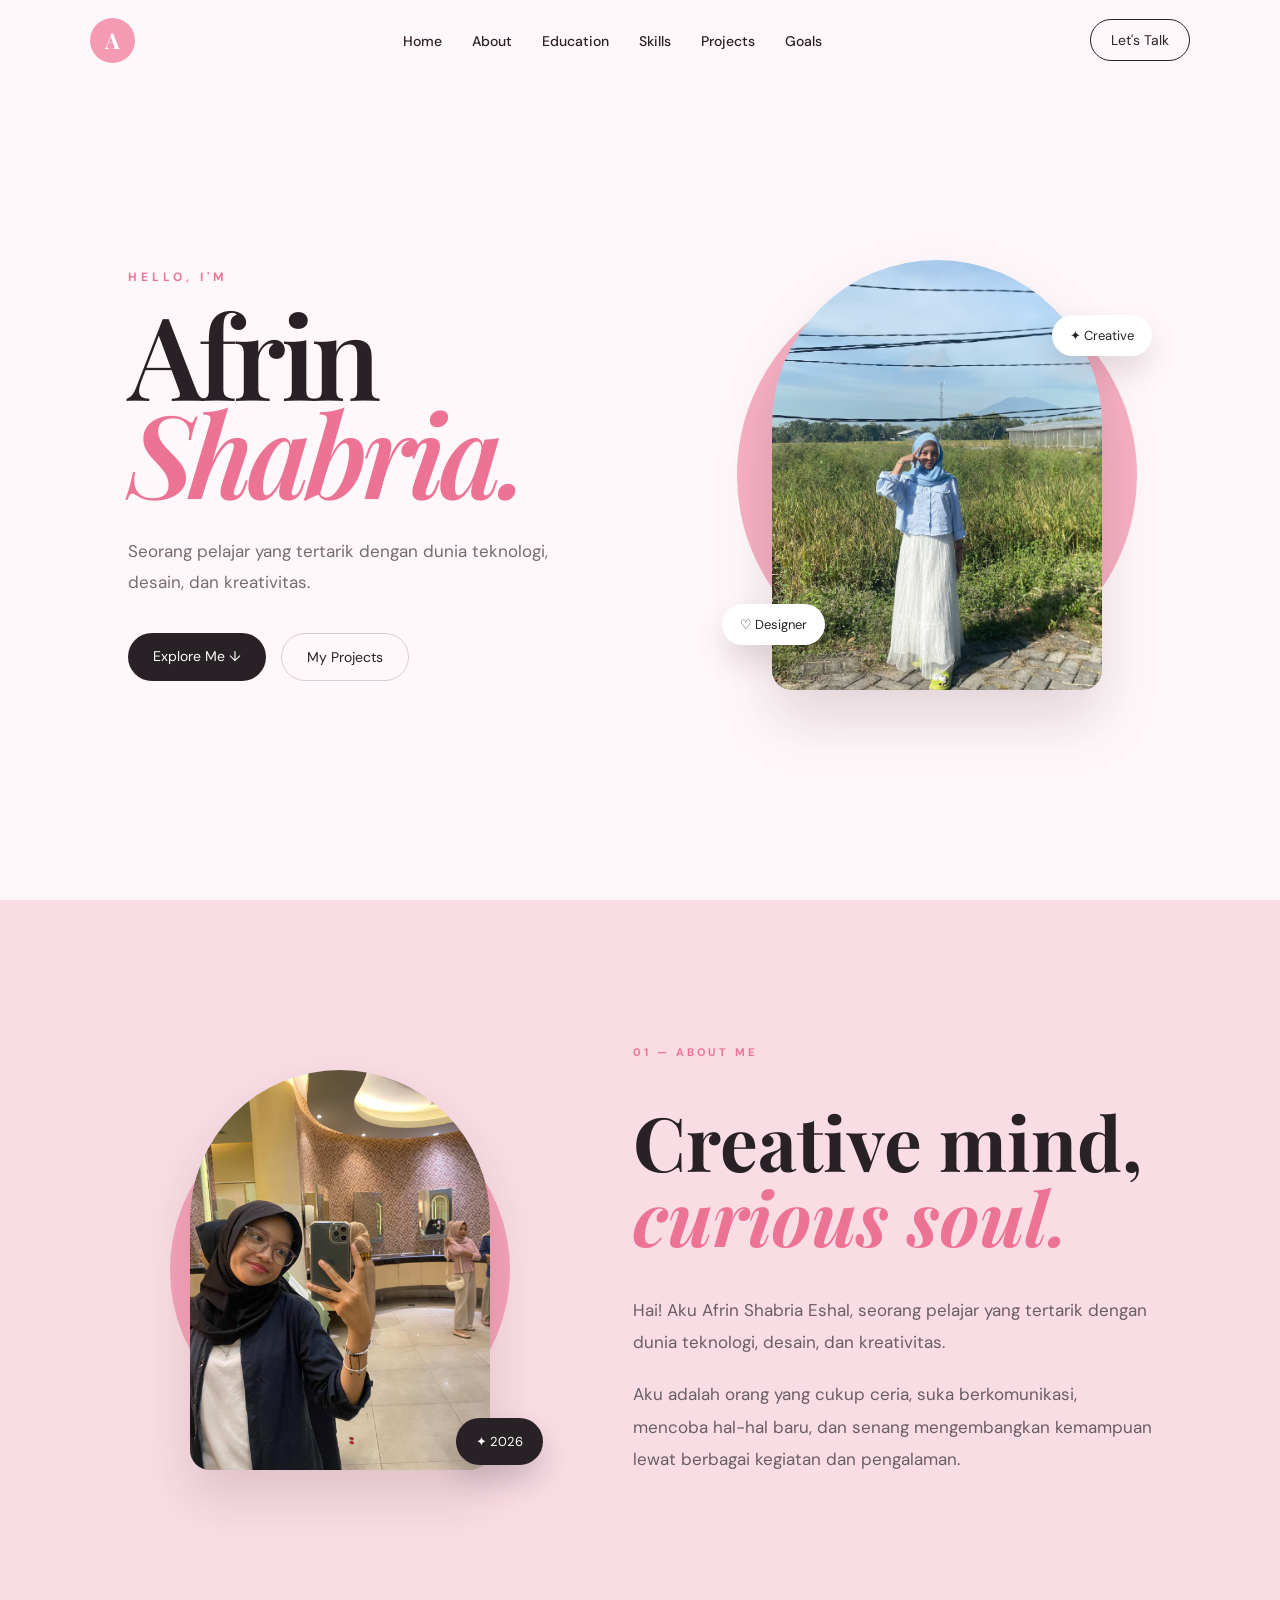
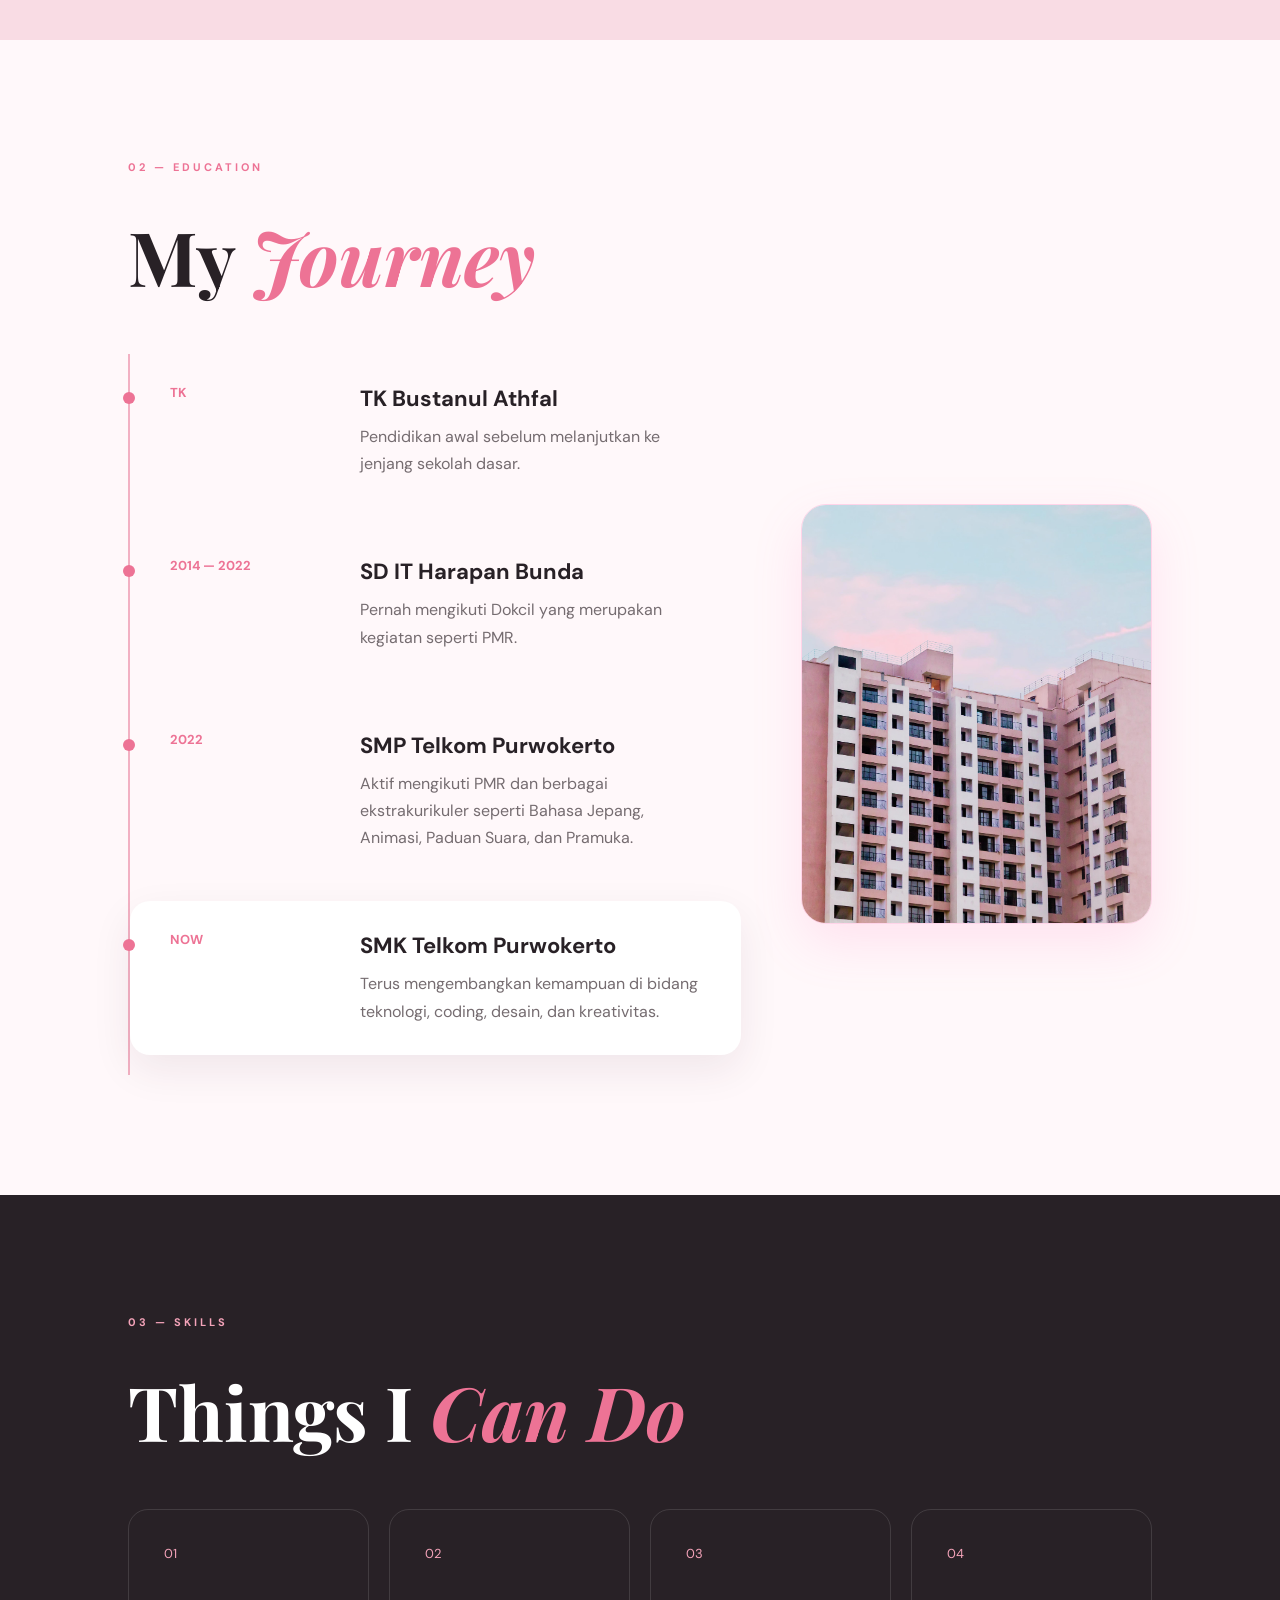
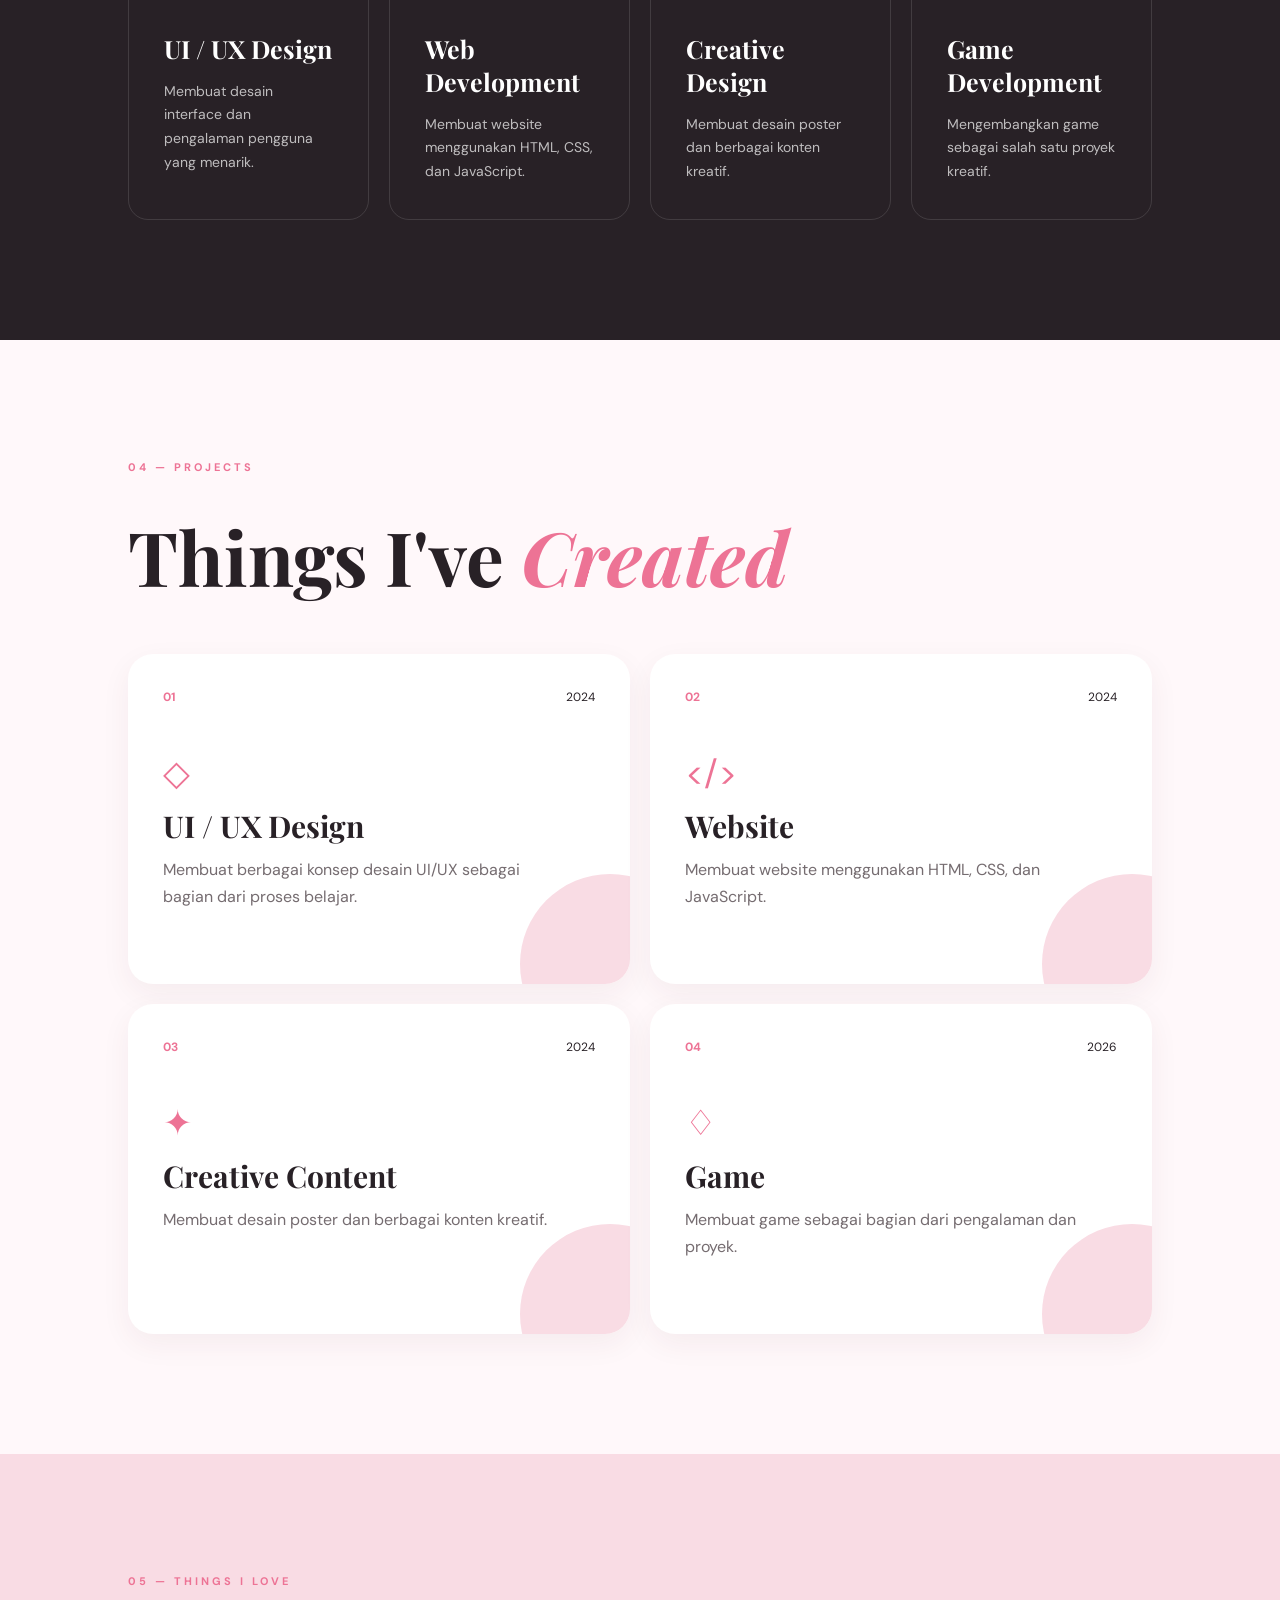
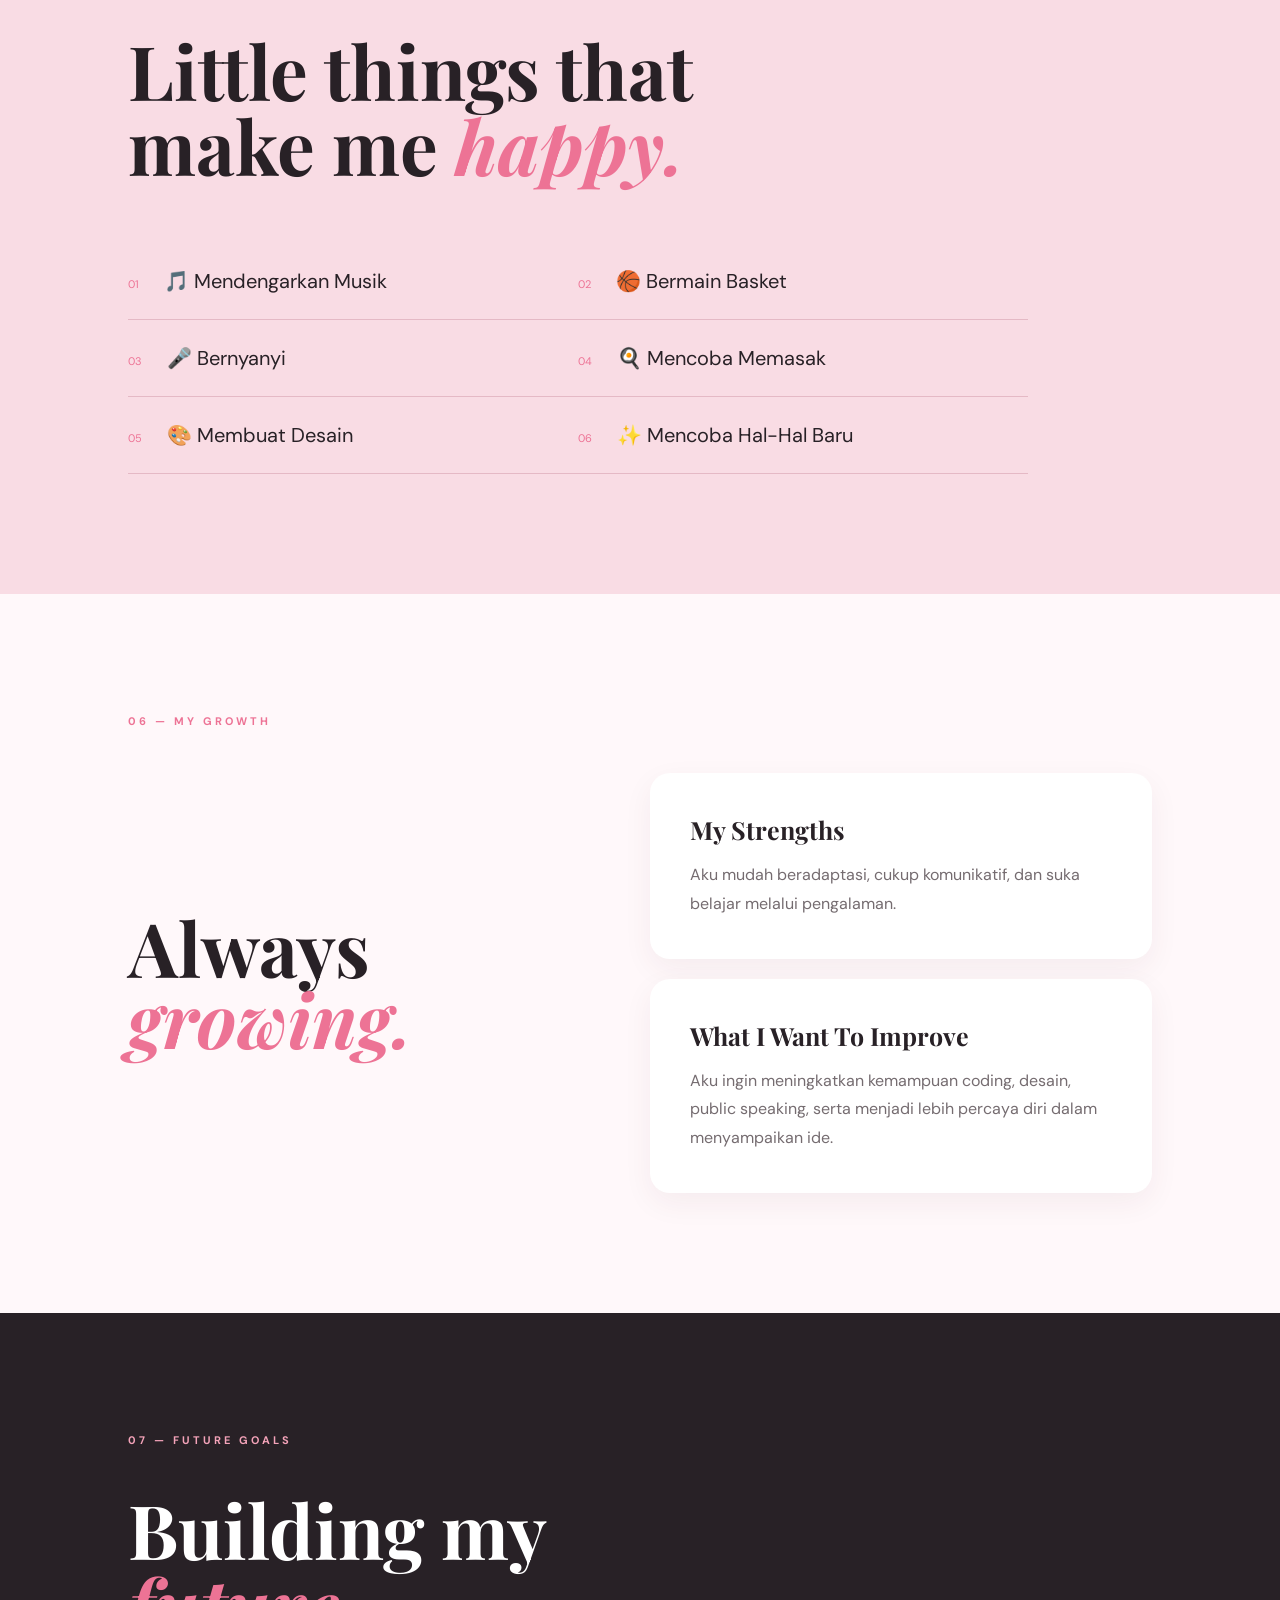
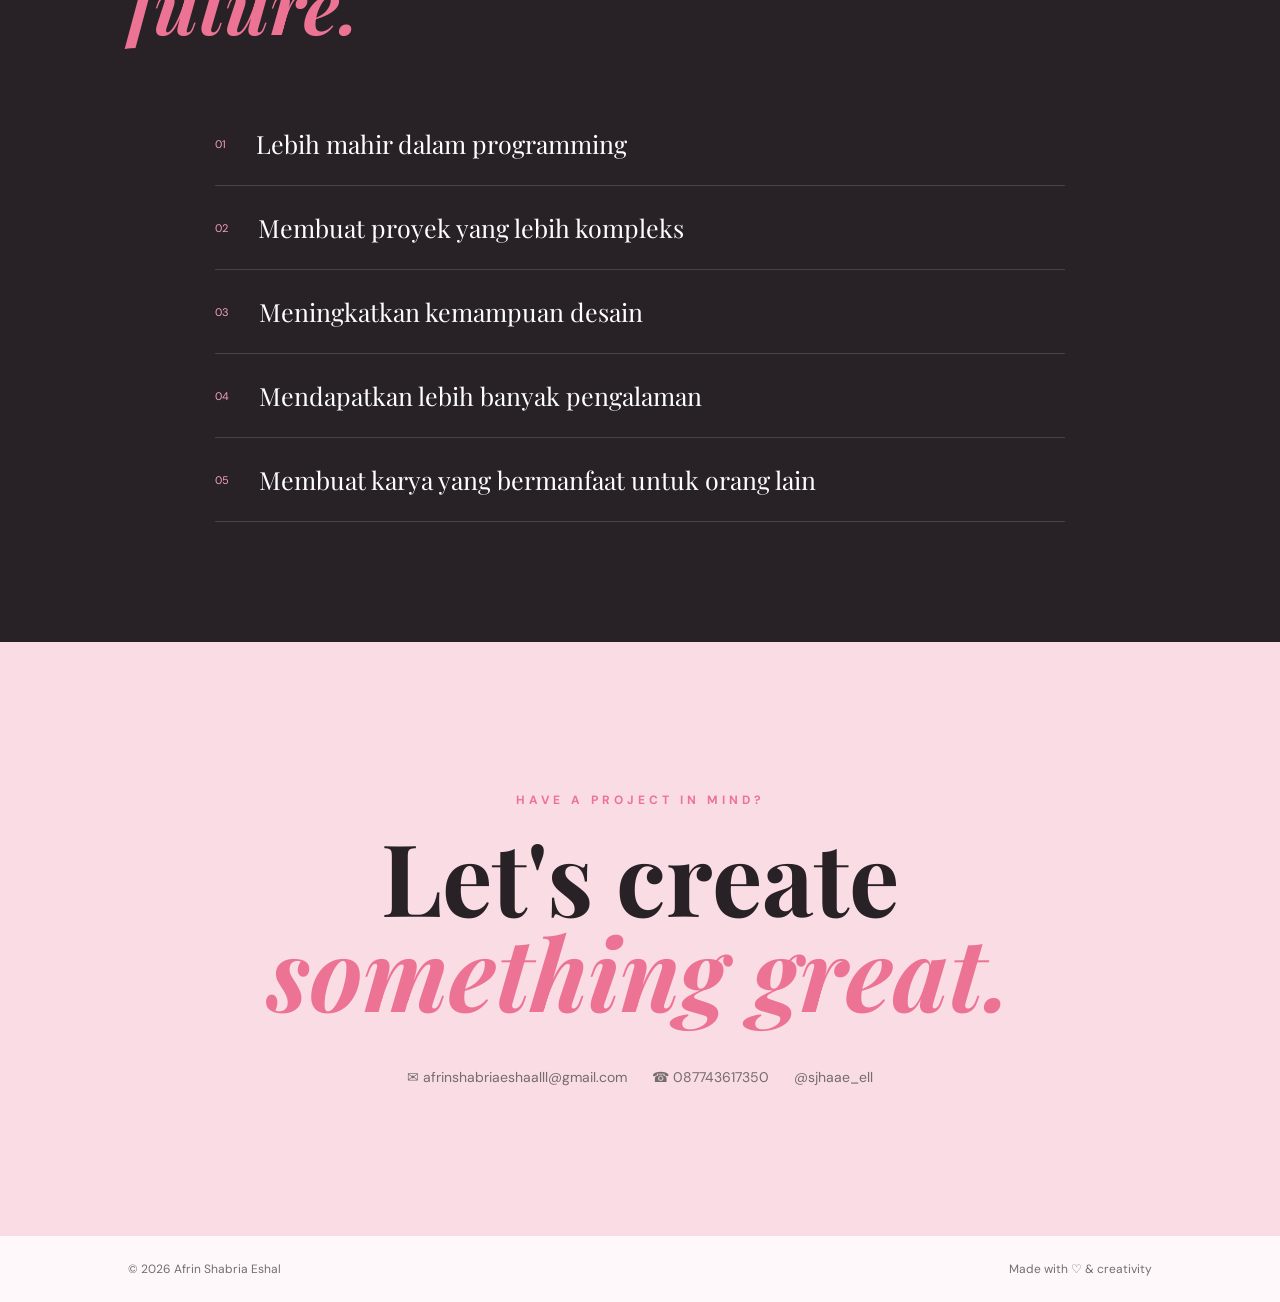
<file: index.html>
<!DOCTYPE html>
<html lang="id">
<head>
    <meta charset="UTF-8">
    <meta name="viewport" content="width=device-width, initial-scale=1.0">

    <title>Afrin Shabria | Portfolio</title>

    <!-- Google Font -->
    <link rel="preconnect" href="https://fonts.googleapis.com">
    <link rel="preconnect" href="https://fonts.gstatic.com" crossorigin>
    <link href="https://fonts.googleapis.com/css2?family=DM+Sans:wght@400;500;600;700&family=Playfair+Display:wght@500;600;700&display=swap" rel="stylesheet">

    <!-- CSS -->
    <link rel="stylesheet" href="style.css">
</head>

<body>

    <!-- NAVBAR -->
    <nav class="navbar">
        <div class="logo">
            <span>A</span>
        </div>

        <ul class="nav-menu">
            <li><a href="#home">Home</a></li>
            <li><a href="#about">About</a></li>
            <li><a href="#education">Education</a></li>
            <li><a href="#skills">Skills</a></li>
            <li><a href="#projects">Projects</a></li>
            <li><a href="#goals">Goals</a></li>
        </ul>

        <a href="#contact" class="nav-button">Let's Talk</a>
    </nav>


    <!-- HERO -->
    <section id="home" class="hero">

        <div class="hero-content">

            <p class="small-title">
                HELLO, I'M
            </p>

            <h1>
                Afrin<br>
                <span>Shabria.</span>
            </h1>

            <p class="hero-description">
                Seorang pelajar yang tertarik dengan dunia
                teknologi, desain, dan kreativitas.
            </p>

            <div class="hero-buttons">
                <a href="#about" class="primary-button">
                    Explore Me ↓
                </a>

                <a href="#projects" class="secondary-button">
                    My Projects
                </a>
            </div>

        </div>


        <div class="hero-image">

            <div class="pink-circle"></div>

            <img src="foto-intro.png" alt="Foto Afrin Shabria">

            <div class="floating-card card-one">
                ✦ Creative
            </div>

            <div class="floating-card card-two">
                ♡ Designer
            </div>

        </div>

    </section>


    <!-- ABOUT -->
<section id="about" class="section about">

    <div class="about-image">

        <div class="about-decoration"></div>

        <img src="kiyutt.jpeg" alt="Foto Afrin Shabria">

        <div class="about-badge">
            ✦ 2026
        </div>

    </div>

    <div class="about-content">

        <div class="section-label">
            01 — ABOUT ME
        </div>

        <h2>
            Creative mind,<br>
            <span>curious soul.</span>
        </h2>

        <p>
            Hai! Aku Afrin Shabria Eshal, seorang pelajar
            yang tertarik dengan dunia teknologi, desain,
            dan kreativitas.
        </p>

        <p>
            Aku adalah orang yang cukup ceria, suka
            berkomunikasi, mencoba hal-hal baru, dan senang
            mengembangkan kemampuan lewat berbagai kegiatan
            dan pengalaman.
        </p>

    </div>

</section>

<!-- EDUCATION -->
<section id="education" class="section education">

    <div class="section-label">
        02 — EDUCATION
    </div>

    <h2 class="section-title">
        My <span>Journey</span>
    </h2>

    <div class="journey-layout">

        <!-- TIMELINE -->
        <div class="timeline">

            <div class="timeline-item">

                <div class="timeline-year">
                    TK
                </div>

                <div class="timeline-content">
                    <h3>TK Bustanul Athfal</h3>
                    <p>
                        Pendidikan awal sebelum melanjutkan
                        ke jenjang sekolah dasar.
                    </p>
                </div>

            </div>


            <div class="timeline-item">

                <div class="timeline-year">
                    2014 — 2022
                </div>

                <div class="timeline-content">
                    <h3>SD IT Harapan Bunda</h3>
                    <p>
                        Pernah mengikuti Dokcil yang merupakan
                        kegiatan seperti PMR.
                    </p>
                </div>

            </div>


            <div class="timeline-item">

                <div class="timeline-year">
                    2022
                </div>

                <div class="timeline-content">
                    <h3>SMP Telkom Purwokerto</h3>
                    <p>
                        Aktif mengikuti PMR dan berbagai
                        ekstrakurikuler seperti Bahasa Jepang,
                        Animasi, Paduan Suara, dan Pramuka.
                    </p>
                </div>

            </div>


            <div class="timeline-item active">

                <div class="timeline-year">
                    NOW
                </div>

                <div class="timeline-content">
                    <h3>SMK Telkom Purwokerto</h3>
                    <p>
                        Terus mengembangkan kemampuan di bidang
                        teknologi, coding, desain, dan kreativitas.
                    </p>
                </div>

            </div>

        </div>


        <!-- SATU GAMBAR DI KANAN -->
        <div class="journey-image">

            <img src="foto-edukasi.png" alt="My Education Journey">

        </div>

    </div>

</section>

    <!-- SKILLS -->
    <section id="skills" class="section skills-section">

        <div class="section-label">
            03 — SKILLS
        </div>

        <h2 class="section-title">
            Things I <span>Can Do</span>
        </h2>

        <div class="skills-grid">

            <div class="skill-card">
                <div class="skill-number">01</div>
                <h3>UI / UX Design</h3>
                <p>
                    Membuat desain interface dan pengalaman
                    pengguna yang menarik.
                </p>
            </div>

            <div class="skill-card">
                <div class="skill-number">02</div>
                <h3>Web Development</h3>
                <p>
                    Membuat website menggunakan HTML,
                    CSS, dan JavaScript.
                </p>
            </div>

            <div class="skill-card">
                <div class="skill-number">03</div>
                <h3>Creative Design</h3>
                <p>
                    Membuat desain poster dan berbagai
                    konten kreatif.
                </p>
            </div>

            <div class="skill-card">
                <div class="skill-number">04</div>
                <h3>Game Development</h3>
                <p>
                    Mengembangkan game sebagai salah satu
                    proyek kreatif.
                </p>
            </div>

        </div>

    </section>


    <!-- PROJECTS -->
    <section id="projects" class="section projects">

        <div class="section-label">
            04 — PROJECTS
        </div>

        <h2 class="section-title">
            Things I've <span>Created</span>
        </h2>

        <div class="project-grid">

            <div class="project-card project-large">

                <div class="project-number">
                    01
                </div>

                <div class="project-icon">
                    ◇
                </div>

                <h3>UI / UX Design</h3>

                <p>
                    Membuat berbagai konsep desain
                    UI/UX sebagai bagian dari proses belajar.
                </p>

                <span class="project-year">
                    2024
                </span>

            </div>


            <div class="project-card">

                <div class="project-number">
                    02
                </div>

                <div class="project-icon">
                    &lt;/&gt;
                </div>

                <h3>Website</h3>

                <p>
                    Membuat website menggunakan HTML,
                    CSS, dan JavaScript.
                </p>

                <span class="project-year">
                    2024
                </span>

            </div>


            <div class="project-card">

                <div class="project-number">
                    03
                </div>

                <div class="project-icon">
                    ✦
                </div>

                <h3>Creative Content</h3>

                <p>
                    Membuat desain poster dan
                    berbagai konten kreatif.
                </p>

                <span class="project-year">
                    2024
                </span>

            </div>


            <div class="project-card">

                <div class="project-number">
                    04
                </div>

                <div class="project-icon">
                    ♢
                </div>

                <h3>Game</h3>

                <p>
                    Membuat game sebagai bagian
                    dari pengalaman dan proyek.
                </p>

                <span class="project-year">
                    2026
                </span>

            </div>

        </div>

    </section>


    <!-- HOBBIES -->
    <section class="section hobbies">

        <div class="section-label">
            05 — THINGS I LOVE
        </div>

        <h2 class="section-title">
            Little things that<br>
            make me <span>happy.</span>
        </h2>

        <div class="hobby-list">

            <div class="hobby">
                <span>01</span>
                🎵 Mendengarkan Musik
            </div>

            <div class="hobby">
                <span>02</span>
                🏀 Bermain Basket
            </div>

            <div class="hobby">
                <span>03</span>
                🎤 Bernyanyi
            </div>

            <div class="hobby">
                <span>04</span>
                🍳 Mencoba Memasak
            </div>

            <div class="hobby">
                <span>05</span>
                🎨 Membuat Desain
            </div>

            <div class="hobby">
                <span>06</span>
                ✨ Mencoba Hal-Hal Baru
            </div>

        </div>

    </section>


    <!-- GROWTH -->
    <section class="section growth">

        <div class="section-label">
            06 — MY GROWTH
        </div>

        <div class="growth-grid">

            <div>
                <h2>
                    Always<br>
                    <span>growing.</span>
                </h2>
            </div>

            <div class="growth-box">

                <h3>My Strengths</h3>

                <p>
                    Aku mudah beradaptasi, cukup komunikatif,
                    dan suka belajar melalui pengalaman.
                </p>

            </div>

            <div class="growth-box">

                <h3>What I Want To Improve</h3>

                <p>
                    Aku ingin meningkatkan kemampuan coding,
                    desain, public speaking, serta menjadi
                    lebih percaya diri dalam menyampaikan ide.
                </p>

            </div>

        </div>

    </section>


    <!-- GOALS -->
    <section id="goals" class="section goals">

        <div class="section-label">
            07 — FUTURE GOALS
        </div>

        <h2 class="section-title">
            Building my<br>
            <span>future.</span>
        </h2>

        <div class="goals-grid">

            <div class="goal">
                <span>01</span>
                Lebih mahir dalam programming
            </div>

            <div class="goal">
                <span>02</span>
                Membuat proyek yang lebih kompleks
            </div>

            <div class="goal">
                <span>03</span>
                Meningkatkan kemampuan desain
            </div>

            <div class="goal">
                <span>04</span>
                Mendapatkan lebih banyak pengalaman
            </div>

            <div class="goal">
                <span>05</span>
                Membuat karya yang bermanfaat untuk orang lain
            </div>

        </div>

    </section>


    <!-- CONTACT -->
    <section id="contact" class="contact">

        <p class="small-title">
            HAVE A PROJECT IN MIND?
        </p>

        <h2>
            Let's create<br>
            <span>something great.</span>
        </h2>

        <div class="contact-info">

            <a href="mailto:afrinshabriaeshaalll@gmail.com">
                ✉ afrinshabriaeshaalll@gmail.com
            </a>

            <span>
                ☎ 087743617350
            </span>

            <span>
                @sjhaae_ell
            </span>

        </div>

    </section>


    <!-- FOOTER -->
    <footer>

        <div>
            © 2026 Afrin Shabria Eshal
        </div>

        <div>
            Made with ♡ & creativity
        </div>

    </footer>


    <!-- JAVASCRIPT -->
    <script>

        // Smooth scrolling
        document.querySelectorAll('a[href^="#"]').forEach(anchor => {

            anchor.addEventListener('click', function (e) {

                e.preventDefault();

                document.querySelector(this.getAttribute('href'))
                    .scrollIntoView({
                        behavior: 'smooth'
                    });

            });

        });


        // Navbar effect ketika scroll
        window.addEventListener('scroll', () => {

            const navbar = document.querySelector('.navbar');

            if (window.scrollY > 50) {
                navbar.classList.add('scrolled');
            } else {
                navbar.classList.remove('scrolled');
            }

        });


        // Reveal animation
        const revealElements =
            document.querySelectorAll(
                '.card, .skill-card, .project-card, .timeline-item, .growth-box, .goal, .hobby'
            );

        const observer = new IntersectionObserver(
            entries => {

                entries.forEach(entry => {

                    if (entry.isIntersecting) {
                        entry.target.classList.add('show');
                    }

                });

            },
            {
                threshold: 0.15
            }
        );

        revealElements.forEach(element => {
            observer.observe(element);
        });

    </script>

</body>
</html>
</file>
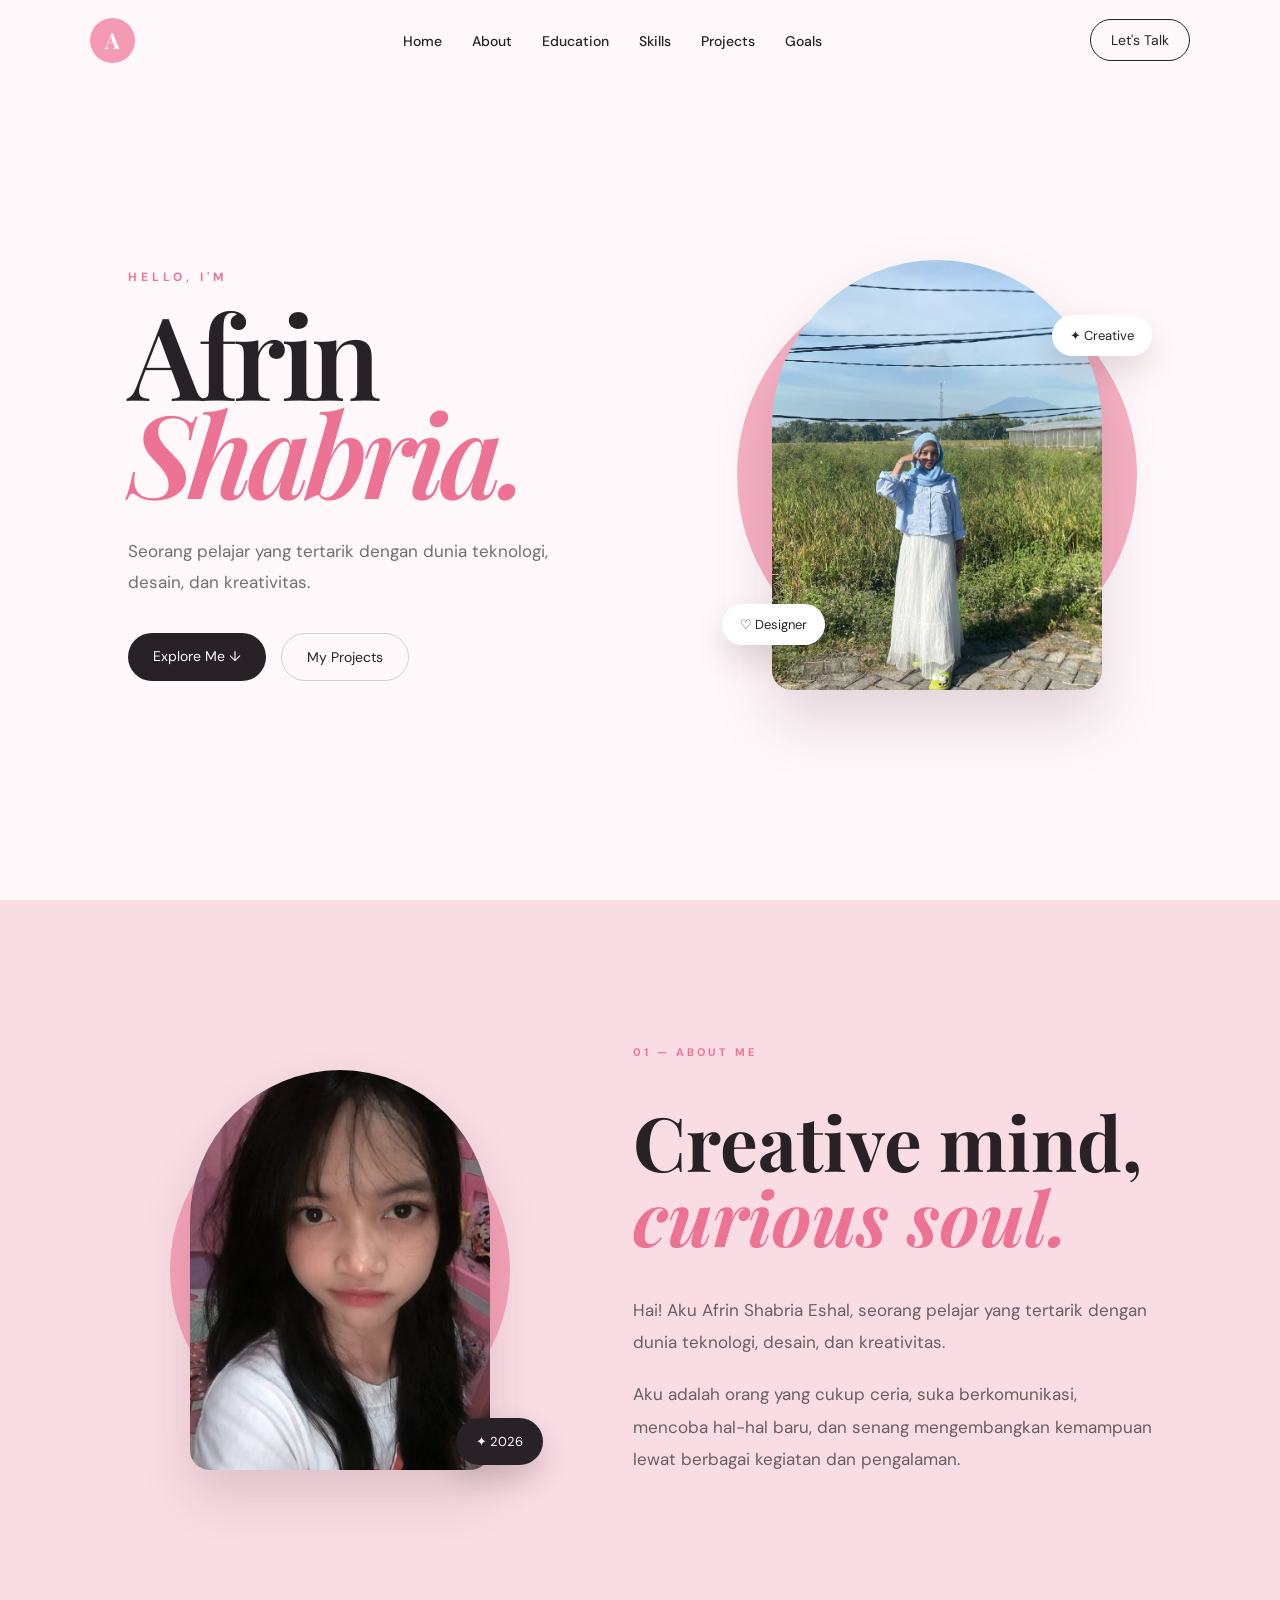
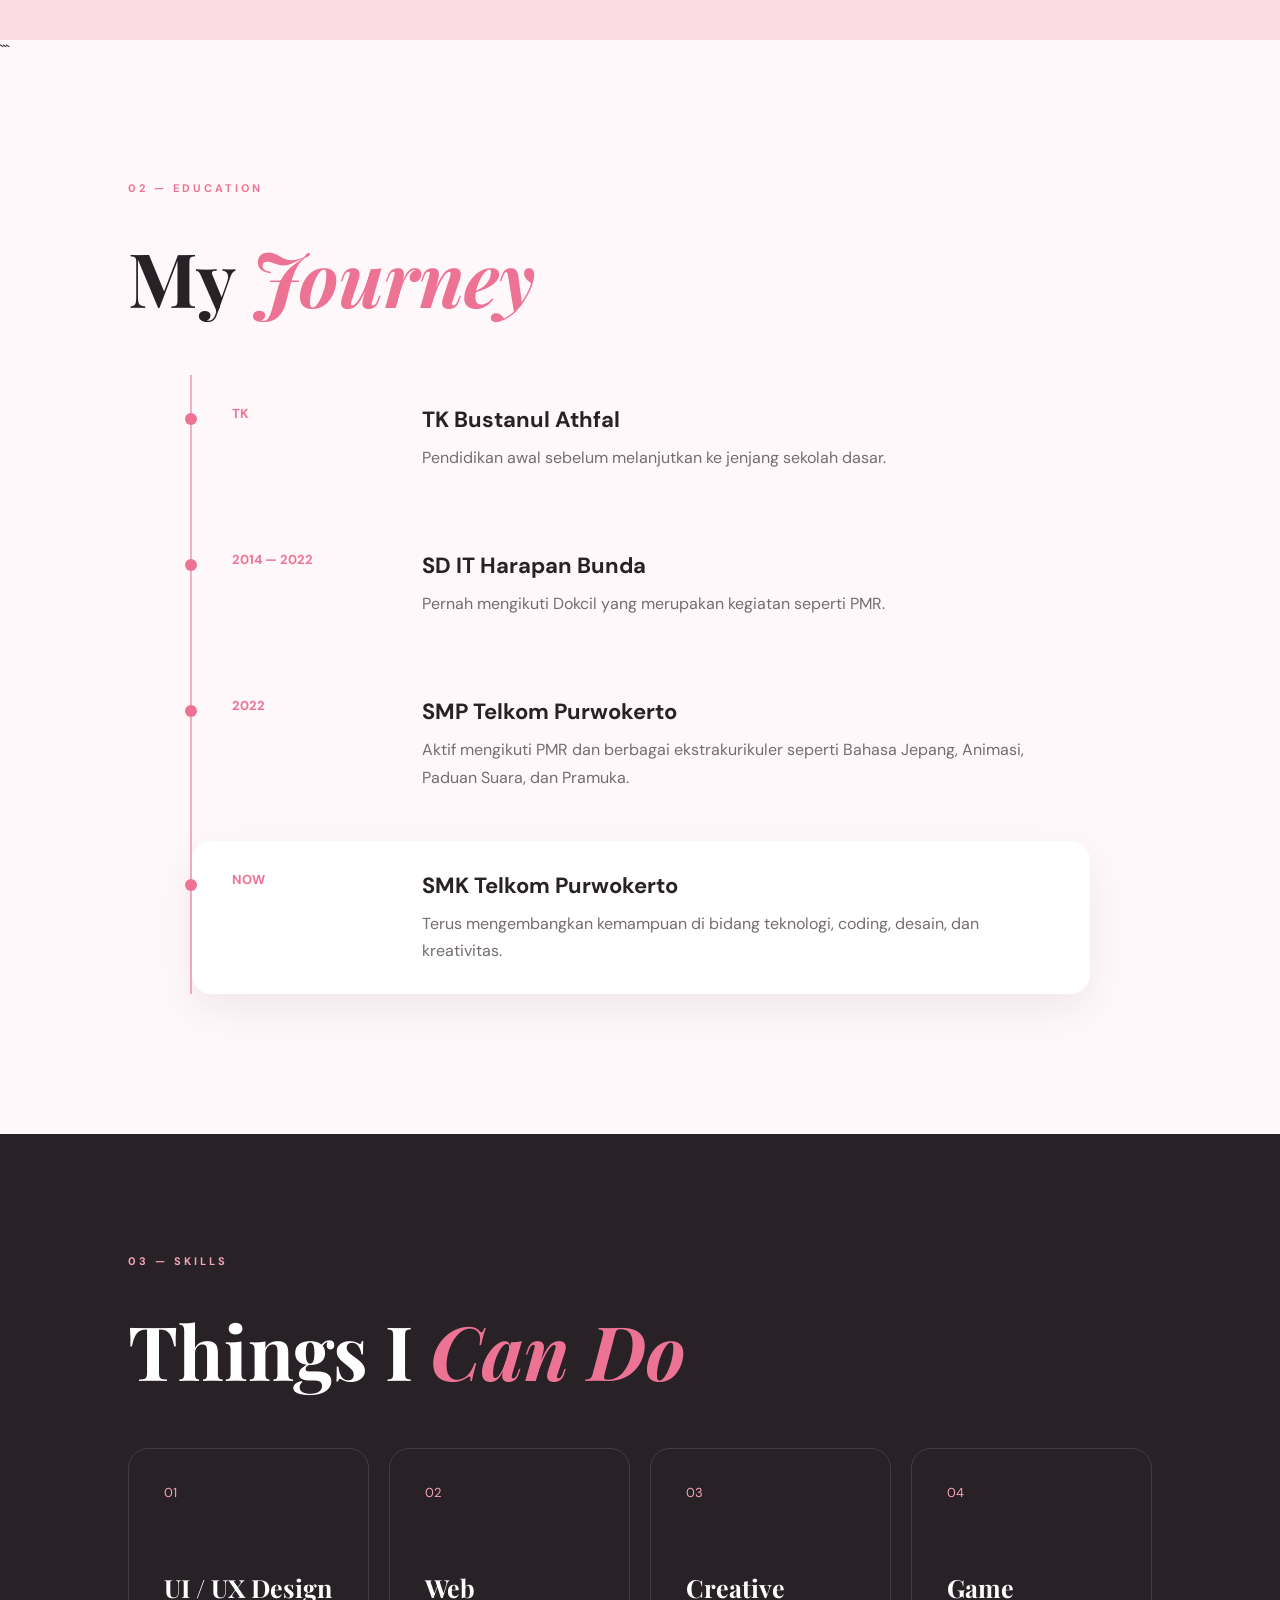
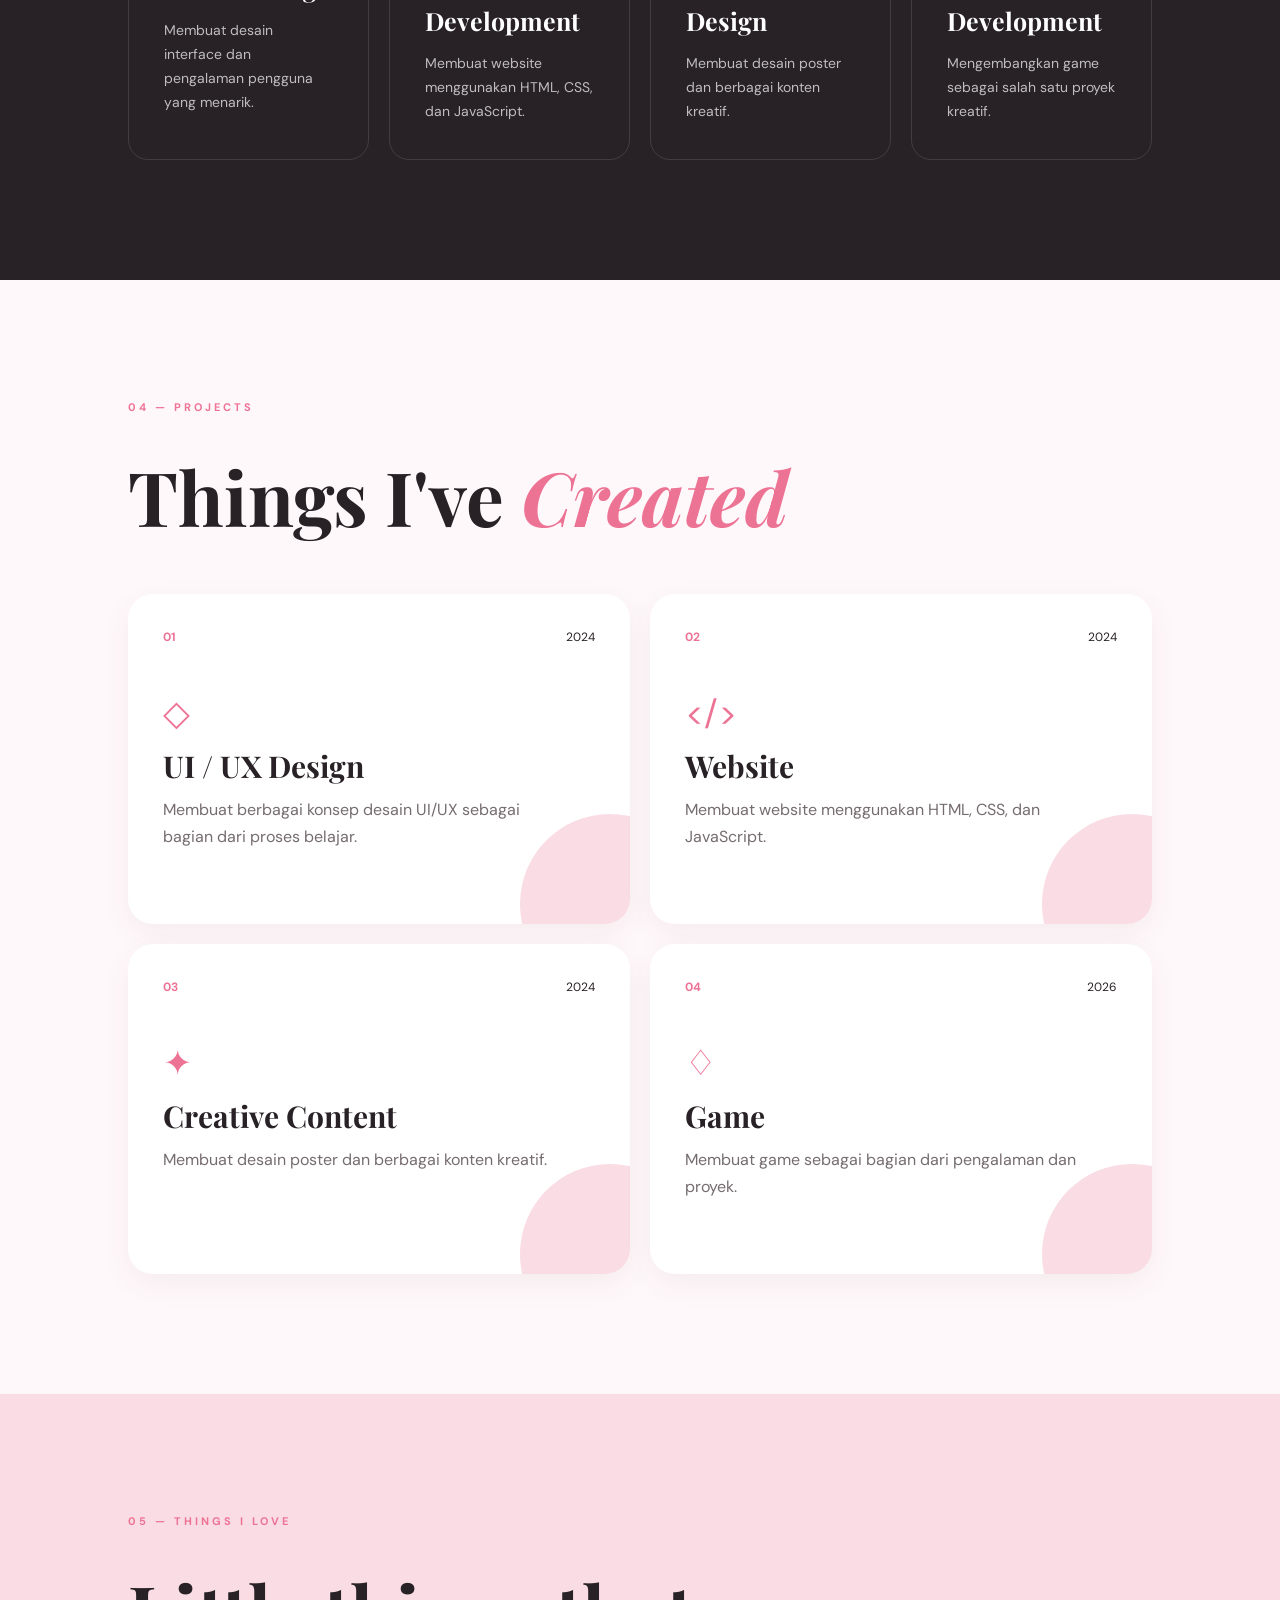
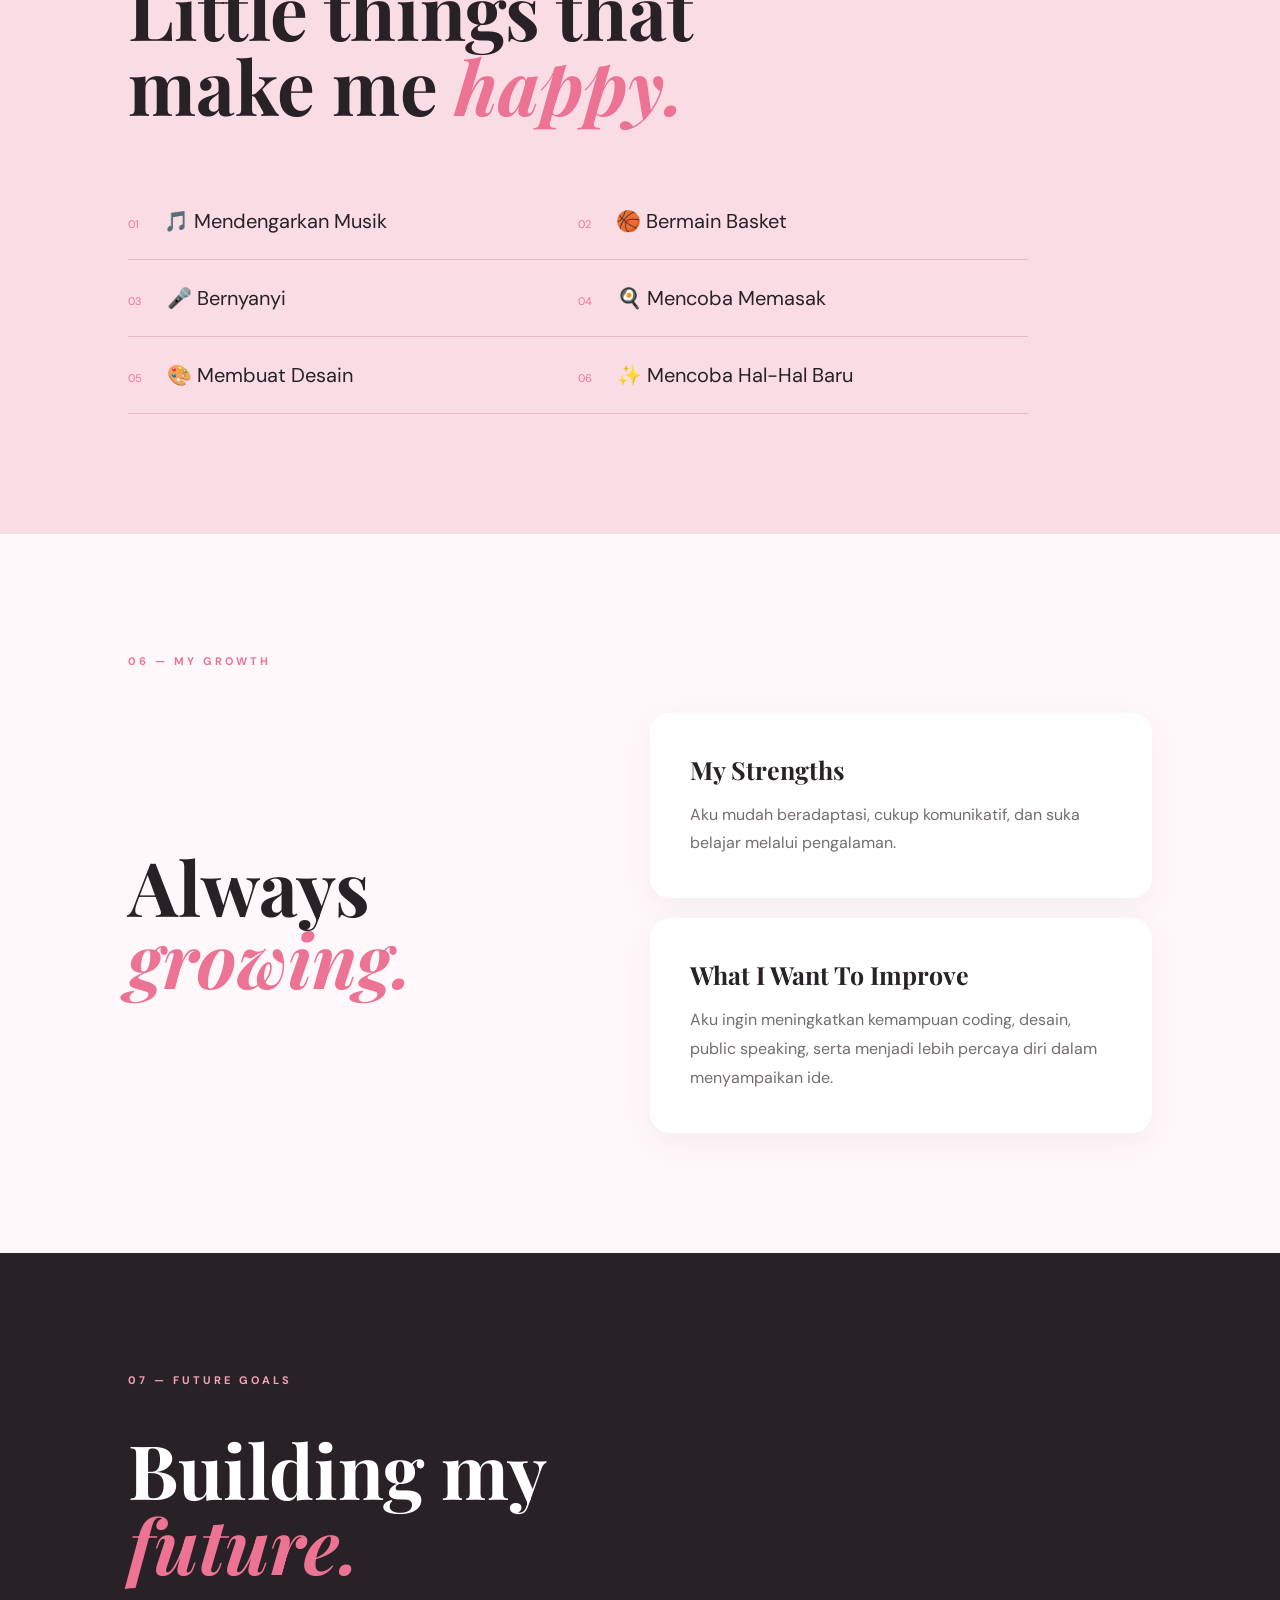
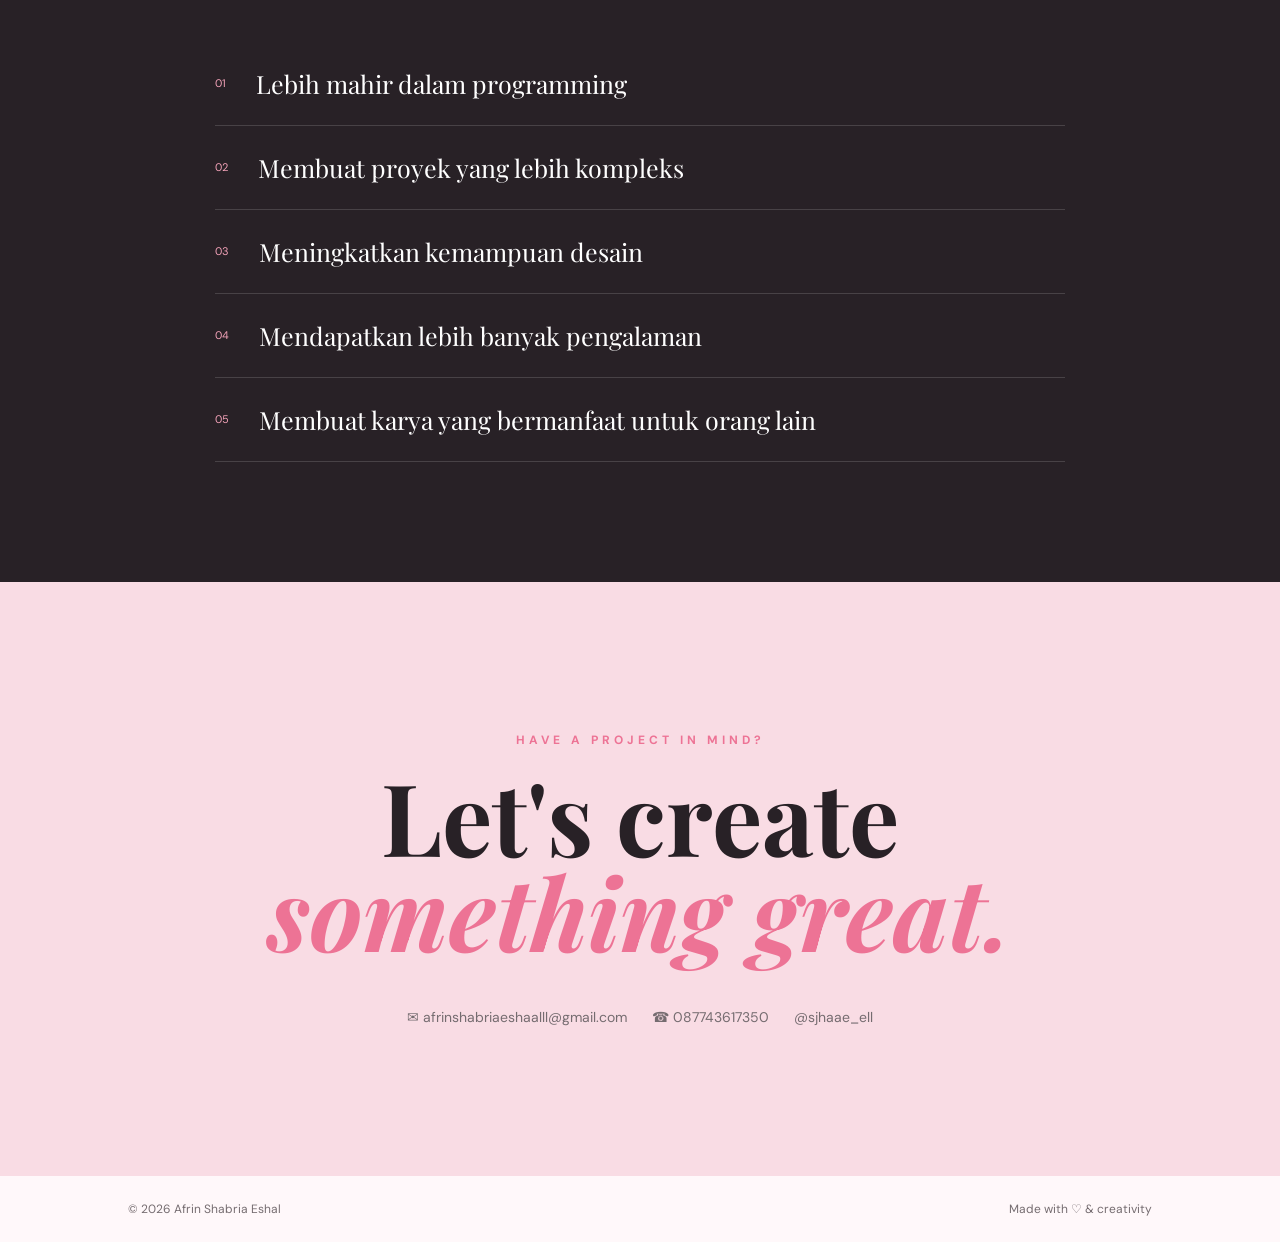
<file: tes/index.html>
<!DOCTYPE html>
<html lang="id">
<head>
    <meta charset="UTF-8">
    <meta name="viewport" content="width=device-width, initial-scale=1.0">

    <title>Afrin Shabria | Portfolio</title>

    <!-- Google Font -->
    <link rel="preconnect" href="https://fonts.googleapis.com">
    <link rel="preconnect" href="https://fonts.gstatic.com" crossorigin>
    <link href="https://fonts.googleapis.com/css2?family=DM+Sans:wght@400;500;600;700&family=Playfair+Display:wght@500;600;700&display=swap" rel="stylesheet">

    <!-- CSS -->
    <link rel="stylesheet" href="style.css">
</head>

<body>

    <!-- NAVBAR -->
    <nav class="navbar">
        <div class="logo">
            <span>A</span>
        </div>

        <ul class="nav-menu">
            <li><a href="#home">Home</a></li>
            <li><a href="#about">About</a></li>
            <li><a href="#education">Education</a></li>
            <li><a href="#skills">Skills</a></li>
            <li><a href="#projects">Projects</a></li>
            <li><a href="#goals">Goals</a></li>
        </ul>

        <a href="#contact" class="nav-button">Let's Talk</a>
    </nav>


    <!-- HERO -->
    <section id="home" class="hero">

        <div class="hero-content">

            <p class="small-title">
                HELLO, I'M
            </p>

            <h1>
                Afrin<br>
                <span>Shabria.</span>
            </h1>

            <p class="hero-description">
                Seorang pelajar yang tertarik dengan dunia
                teknologi, desain, dan kreativitas.
            </p>

            <div class="hero-buttons">
                <a href="#about" class="primary-button">
                    Explore Me ↓
                </a>

                <a href="#projects" class="secondary-button">
                    My Projects
                </a>
            </div>

        </div>


        <div class="hero-image">

            <div class="pink-circle"></div>

            <img src="foto-intro.png" alt="Foto Afrin Shabria">

            <div class="floating-card card-one">
                ✦ Creative
            </div>

            <div class="floating-card card-two">
                ♡ Designer
            </div>

        </div>

    </section>


    <!-- ABOUT -->
<section id="about" class="section about">

    <div class="about-image">

        <div class="about-decoration"></div>

        <img src="foto-skill.png" alt="Foto Afrin Shabria">

        <div class="about-badge">
            ✦ 2026
        </div>

    </div>

    <div class="about-content">

        <div class="section-label">
            01 — ABOUT ME
        </div>

        <h2>
            Creative mind,<br>
            <span>curious soul.</span>
        </h2>

        <p>
            Hai! Aku Afrin Shabria Eshal, seorang pelajar
            yang tertarik dengan dunia teknologi, desain,
            dan kreativitas.
        </p>

        <p>
            Aku adalah orang yang cukup ceria, suka
            berkomunikasi, mencoba hal-hal baru, dan senang
            mengembangkan kemampuan lewat berbagai kegiatan
            dan pengalaman.
        </p>

    </div>

</section>
```



    <!-- EDUCATION -->
    <section id="education" class="section education">

        <div class="section-label">
            02 — EDUCATION
        </div>

        <h2 class="section-title">
            My <span>Journey</span>
        </h2>

        <div class="timeline">

            <div class="timeline-item">

                <div class="timeline-year">
                    TK
                </div>

                <div class="timeline-content">
                    <h3>TK Bustanul Athfal</h3>
                    <p>
                        Pendidikan awal sebelum melanjutkan
                        ke jenjang sekolah dasar.
                    </p>
                </div>

            </div>


            <div class="timeline-item">

                <div class="timeline-year">
                    2014 — 2022
                </div>

                <div class="timeline-content">
                    <h3>SD IT Harapan Bunda</h3>
                    <p>
                        Pernah mengikuti Dokcil yang merupakan
                        kegiatan seperti PMR.
                    </p>
                </div>

            </div>


            <div class="timeline-item">

                <div class="timeline-year">
                    2022
                </div>

                <div class="timeline-content">
                    <h3>SMP Telkom Purwokerto</h3>
                    <p>
                        Aktif mengikuti PMR dan berbagai
                        ekstrakurikuler seperti Bahasa Jepang,
                        Animasi, Paduan Suara, dan Pramuka.
                    </p>
                </div>

            </div>


            <div class="timeline-item active">

                <div class="timeline-year">
                    NOW
                </div>

                <div class="timeline-content">
                    <h3>SMK Telkom Purwokerto</h3>
                    <p>
                        Terus mengembangkan kemampuan di bidang
                        teknologi, coding, desain, dan kreativitas.
                    </p>
                </div>

            </div>

        </div>

    </section>


    <!-- SKILLS -->
    <section id="skills" class="section skills-section">

        <div class="section-label">
            03 — SKILLS
        </div>

        <h2 class="section-title">
            Things I <span>Can Do</span>
        </h2>

        <div class="skills-grid">

            <div class="skill-card">
                <div class="skill-number">01</div>
                <h3>UI / UX Design</h3>
                <p>
                    Membuat desain interface dan pengalaman
                    pengguna yang menarik.
                </p>
            </div>

            <div class="skill-card">
                <div class="skill-number">02</div>
                <h3>Web Development</h3>
                <p>
                    Membuat website menggunakan HTML,
                    CSS, dan JavaScript.
                </p>
            </div>

            <div class="skill-card">
                <div class="skill-number">03</div>
                <h3>Creative Design</h3>
                <p>
                    Membuat desain poster dan berbagai
                    konten kreatif.
                </p>
            </div>

            <div class="skill-card">
                <div class="skill-number">04</div>
                <h3>Game Development</h3>
                <p>
                    Mengembangkan game sebagai salah satu
                    proyek kreatif.
                </p>
            </div>

        </div>

    </section>


    <!-- PROJECTS -->
    <section id="projects" class="section projects">

        <div class="section-label">
            04 — PROJECTS
        </div>

        <h2 class="section-title">
            Things I've <span>Created</span>
        </h2>

        <div class="project-grid">

            <div class="project-card project-large">

                <div class="project-number">
                    01
                </div>

                <div class="project-icon">
                    ◇
                </div>

                <h3>UI / UX Design</h3>

                <p>
                    Membuat berbagai konsep desain
                    UI/UX sebagai bagian dari proses belajar.
                </p>

                <span class="project-year">
                    2024
                </span>

            </div>


            <div class="project-card">

                <div class="project-number">
                    02
                </div>

                <div class="project-icon">
                    &lt;/&gt;
                </div>

                <h3>Website</h3>

                <p>
                    Membuat website menggunakan HTML,
                    CSS, dan JavaScript.
                </p>

                <span class="project-year">
                    2024
                </span>

            </div>


            <div class="project-card">

                <div class="project-number">
                    03
                </div>

                <div class="project-icon">
                    ✦
                </div>

                <h3>Creative Content</h3>

                <p>
                    Membuat desain poster dan
                    berbagai konten kreatif.
                </p>

                <span class="project-year">
                    2024
                </span>

            </div>


            <div class="project-card">

                <div class="project-number">
                    04
                </div>

                <div class="project-icon">
                    ♢
                </div>

                <h3>Game</h3>

                <p>
                    Membuat game sebagai bagian
                    dari pengalaman dan proyek.
                </p>

                <span class="project-year">
                    2026
                </span>

            </div>

        </div>

    </section>


    <!-- HOBBIES -->
    <section class="section hobbies">

        <div class="section-label">
            05 — THINGS I LOVE
        </div>

        <h2 class="section-title">
            Little things that<br>
            make me <span>happy.</span>
        </h2>

        <div class="hobby-list">

            <div class="hobby">
                <span>01</span>
                🎵 Mendengarkan Musik
            </div>

            <div class="hobby">
                <span>02</span>
                🏀 Bermain Basket
            </div>

            <div class="hobby">
                <span>03</span>
                🎤 Bernyanyi
            </div>

            <div class="hobby">
                <span>04</span>
                🍳 Mencoba Memasak
            </div>

            <div class="hobby">
                <span>05</span>
                🎨 Membuat Desain
            </div>

            <div class="hobby">
                <span>06</span>
                ✨ Mencoba Hal-Hal Baru
            </div>

        </div>

    </section>


    <!-- GROWTH -->
    <section class="section growth">

        <div class="section-label">
            06 — MY GROWTH
        </div>

        <div class="growth-grid">

            <div>
                <h2>
                    Always<br>
                    <span>growing.</span>
                </h2>
            </div>

            <div class="growth-box">

                <h3>My Strengths</h3>

                <p>
                    Aku mudah beradaptasi, cukup komunikatif,
                    dan suka belajar melalui pengalaman.
                </p>

            </div>

            <div class="growth-box">

                <h3>What I Want To Improve</h3>

                <p>
                    Aku ingin meningkatkan kemampuan coding,
                    desain, public speaking, serta menjadi
                    lebih percaya diri dalam menyampaikan ide.
                </p>

            </div>

        </div>

    </section>


    <!-- GOALS -->
    <section id="goals" class="section goals">

        <div class="section-label">
            07 — FUTURE GOALS
        </div>

        <h2 class="section-title">
            Building my<br>
            <span>future.</span>
        </h2>

        <div class="goals-grid">

            <div class="goal">
                <span>01</span>
                Lebih mahir dalam programming
            </div>

            <div class="goal">
                <span>02</span>
                Membuat proyek yang lebih kompleks
            </div>

            <div class="goal">
                <span>03</span>
                Meningkatkan kemampuan desain
            </div>

            <div class="goal">
                <span>04</span>
                Mendapatkan lebih banyak pengalaman
            </div>

            <div class="goal">
                <span>05</span>
                Membuat karya yang bermanfaat untuk orang lain
            </div>

        </div>

    </section>


    <!-- CONTACT -->
    <section id="contact" class="contact">

        <p class="small-title">
            HAVE A PROJECT IN MIND?
        </p>

        <h2>
            Let's create<br>
            <span>something great.</span>
        </h2>

        <div class="contact-info">

            <a href="mailto:afrinshabriaeshaalll@gmail.com">
                ✉ afrinshabriaeshaalll@gmail.com
            </a>

            <span>
                ☎ 087743617350
            </span>

            <span>
                @sjhaae_ell
            </span>

        </div>

    </section>


    <!-- FOOTER -->
    <footer>

        <div>
            © 2026 Afrin Shabria Eshal
        </div>

        <div>
            Made with ♡ & creativity
        </div>

    </footer>


    <!-- JAVASCRIPT -->
    <script>

        // Smooth scrolling
        document.querySelectorAll('a[href^="#"]').forEach(anchor => {

            anchor.addEventListener('click', function (e) {

                e.preventDefault();

                document.querySelector(this.getAttribute('href'))
                    .scrollIntoView({
                        behavior: 'smooth'
                    });

            });

        });


        // Navbar effect ketika scroll
        window.addEventListener('scroll', () => {

            const navbar = document.querySelector('.navbar');

            if (window.scrollY > 50) {
                navbar.classList.add('scrolled');
            } else {
                navbar.classList.remove('scrolled');
            }

        });


        // Reveal animation
        const revealElements =
            document.querySelectorAll(
                '.card, .skill-card, .project-card, .timeline-item, .growth-box, .goal, .hobby'
            );

        const observer = new IntersectionObserver(
            entries => {

                entries.forEach(entry => {

                    if (entry.isIntersecting) {
                        entry.target.classList.add('show');
                    }

                });

            },
            {
                threshold: 0.15
            }
        );

        revealElements.forEach(element => {
            observer.observe(element);
        });

    </script>

</body>
</html>
</file>
<file: style.css>
/* =========================
   RESET
========================= */

* {
    margin: 0;
    padding: 0;
    box-sizing: border-box;
}

html {
    scroll-behavior: smooth;
}

body {
    font-family: "DM Sans", sans-serif;
    background: #fff8fa;
    color: #282126;
    overflow-x: hidden;
}

a {
    text-decoration: none;
    color: inherit;
}

section {
    scroll-margin-top: 90px;
}


/* =========================
   NAVBAR
========================= */

.navbar {
    position: fixed;
    top: 0;
    left: 0;
    width: 100%;
    height: 80px;

    display: flex;
    align-items: center;
    justify-content: space-between;

    padding: 0 7%;

    z-index: 1000;

    transition: 0.3s;
}

.navbar.scrolled {
    background: rgba(255, 248, 250, 0.9);
    backdrop-filter: blur(15px);
    box-shadow: 0 5px 30px rgba(80, 40, 50, 0.08);
}

.logo {
    width: 45px;
    height: 45px;

    display: flex;
    align-items: center;
    justify-content: center;

    border-radius: 50%;

    background: #f49ab2;
    color: white;

    font-family: "Playfair Display", serif;
    font-size: 22px;
    font-weight: bold;
}

.nav-menu {
    display: flex;
    gap: 30px;
    list-style: none;
}

.nav-menu a {
    font-size: 14px;
    font-weight: 500;

    transition: 0.3s;
}

.nav-menu a:hover {
    color: #ed7395;
}

.nav-button {
    padding: 11px 20px;

    border: 1px solid #282126;
    border-radius: 30px;

    font-size: 14px;

    transition: 0.3s;
}

.nav-button:hover {
    background: #282126;
    color: white;
}


/* =========================
   HERO
========================= */

.hero {
    min-height: 100vh;

    display: flex;
    align-items: center;
    justify-content: space-between;

    padding: 130px 10% 80px;

    position: relative;

    overflow: hidden;
}

.hero-content {
    max-width: 600px;

    animation: fadeUp 1s ease;
}

.small-title {
    font-size: 12px;
    letter-spacing: 4px;
    font-weight: 700;

    color: #ed7395;

    margin-bottom: 20px;
}

.hero h1 {
    font-family: "Playfair Display", serif;

    font-size: clamp(70px, 9vw, 125px);
    line-height: 0.85;

    font-weight: 600;

    letter-spacing: -5px;
}

.hero h1 span {
    color: #ed7395;
    font-style: italic;
}

.hero-description {
    max-width: 430px;

    margin-top: 35px;

    font-size: 17px;
    line-height: 1.8;

    color: #756c70;
}

.hero-buttons {
    display: flex;
    gap: 15px;

    margin-top: 35px;
}

.primary-button,
.secondary-button {
    padding: 14px 25px;

    border-radius: 30px;

    font-size: 14px;

    transition: 0.3s;
}

.primary-button {
    background: #282126;
    color: white;
}

.primary-button:hover {
    background: #ed7395;
    transform: translateY(-3px);
}

.secondary-button {
    border: 1px solid #d9cdd1;
}

.secondary-button:hover {
    border-color: #ed7395;
    color: #ed7395;
}


/* =========================
   HERO IMAGE
========================= */

.hero-image {
    width: 430px;
    height: 520px;

    position: relative;

    animation: fadeIn 1.2s ease;
}

.hero-image img {
    position: absolute;

    width: 330px;
    height: 430px;

    object-fit: cover;

    left: 50%;
    top: 50%;

    transform: translate(-50%, -50%);

    border-radius: 170px 170px 20px 20px;

    z-index: 2;

    filter: grayscale(15%);

    box-shadow: 0 30px 60px rgba(100, 50, 70, 0.18);
}

.pink-circle {
    position: absolute;

    width: 400px;
    height: 400px;

    border-radius: 50%;

    background: #f6b0c3;

    top: 60px;
    left: 15px;
}

.floating-card {
    position: absolute;

    background: white;

    padding: 12px 18px;

    border-radius: 30px;

    box-shadow: 0 15px 30px rgba(80, 40, 50, 0.15);

    font-size: 13px;

    z-index: 3;

    animation: floating 3s ease-in-out infinite;
}

.card-one {
    top: 100px;
    right: 0;
}

.card-two {
    bottom: 90px;
    left: 0;

    animation-delay: 1s;
}


/* =========================
   GENERAL SECTION
========================= */

.section {
    padding: 120px 10%;
}

.section-label {
    color: #ed7395;

    font-size: 11px;
    font-weight: 700;

    letter-spacing: 3px;

    margin-bottom: 45px;
}

.section-title {
    font-family: "Playfair Display", serif;

    font-size: clamp(45px, 6vw, 75px);

    line-height: 1;

    margin-bottom: 60px;
}

.section-title span {
    color: #ed7395;
    font-style: italic;
}

/* =========================
   ABOUT
========================= */

.about {
    background: #f9dce4;

    display: grid;

    /* KIRI = FOTO | KANAN = TEXT */
    grid-template-columns: 0.9fr 1.1fr;

    align-items: center;

    gap: 80px;
}


/* =========================
   ABOUT IMAGE
========================= */

.about-image {
    position: relative;

    width: 100%;
    height: 500px;

    display: flex;
    align-items: center;
    justify-content: center;
}

.about-image img {
    width: 300px;
    height: 400px;

    object-fit: cover;

    border-radius: 150px 150px 20px 20px;

    position: relative;
    z-index: 2;

    box-shadow: 0 25px 50px rgba(80, 40, 50, 0.15);

    transition: 0.5s ease;
}


/* Lingkaran pink di belakang foto */

.about-decoration {
    position: absolute;

    width: 340px;
    height: 340px;

    border-radius: 50%;

    background: #f4a3b9;

    z-index: 1;

    transition: 0.5s ease;
}


/* Badge */

.about-badge {
    position: absolute;

    right: 20px;
    bottom: 45px;

    z-index: 3;

    background: #282126;

    color: white;

    padding: 13px 18px;

    border-radius: 30px;

    font-size: 13px;

    box-shadow: 0 15px 30px rgba(40, 33, 38, 0.2);

    animation: floating 3s ease-in-out infinite;
}


/* Hover */

.about-image:hover img {
    transform: translateY(-10px) rotate(-2deg);

    box-shadow: 0 35px 70px rgba(80, 40, 50, 0.22);
}

.about-image:hover .about-decoration {
    transform: scale(1.08) rotate(8deg);
}


/* =========================
   ABOUT CONTENT
========================= */

.about-content {
    max-width: 650px;
}

.about-content h2 {
    font-family: "Playfair Display", serif;

    font-size: clamp(45px, 6vw, 75px);

    line-height: 1;

    margin-bottom: 40px;
}

.about-content h2 span {
    color: #ed7395;

    font-style: italic;
}

.about-content p {
    max-width: 600px;

    color: #695e63;

    font-size: 17px;

    line-height: 1.9;

    margin-bottom: 20px;
}


/* =========================
   ABOUT RESPONSIVE
========================= */

@media (max-width: 900px) {

    .about {
        grid-template-columns: 1fr;

        gap: 30px;
    }

    .about-image {
        height: 450px;
    }

    .about-content {
        max-width: 100%;
    }

}


@media (max-width: 600px) {

    .about-image {
        height: 400px;
    }

    .about-image img {
        width: 250px;
        height: 340px;
    }

    .about-decoration {
        width: 290px;
        height: 290px;
    }

    .about-badge {
        right: 5px;
        bottom: 25px;
    }

}

/* Badge */

.about-badge {
    position: absolute;

    right: 10px;
    bottom: 55px;

    z-index: 3;

    background: #282126;

    color: white;

    padding: 15px 20px;

    border-radius: 30px;

    font-size: 13px;

    box-shadow: 0 15px 30px rgba(40, 33, 38, 0.2);

    animation: floating 3s ease-in-out infinite;
}


/* Responsive */

@media (max-width: 900px) {

    .about-image {
        margin-bottom: 40px;
    }

}

@media (max-width: 600px) {

    .about-image {
        height: 430px;
    }

    .about-image img {
        width: 260px;
        height: 350px;
    }

    .about-decoration {
        width: 290px;
        height: 290px;
    }

    .about-badge {
        right: 15px;
        bottom: 30px;
    }

}


/* =========================
   EDUCATION
========================= */

/* =========================
   EDUCATION JOURNEY LAYOUT
========================= */

.journey-layout {
    display: grid;
    grid-template-columns: 1.4fr 0.8fr;
    gap: 60px;
    align-items: center;
}

.journey-image {
    width: 100%;
    height: 420px;
    overflow: hidden;
    border-radius: 25px;
    border: 1px solid rgba(255, 105, 180, 0.25);
    box-shadow: 0 20px 50px rgba(255, 105, 180, 0.15);
}

.journey-image img {
    width: 100%;
    height: 100%;
    object-fit: cover;
    display: block;
    transition: transform 0.6s ease;
}

.journey-image:hover img {
    transform: scale(1.05);
}

.timeline {
    max-width: 900px;

    margin: auto;

    border-left: 2px solid #f2b1c3;
}

.timeline-item {
    position: relative;

    display: grid;
    grid-template-columns: 160px 1fr;

    gap: 30px;

    padding: 30px 40px;

    margin-bottom: 20px;

    opacity: 0;
    transform: translateY(30px);

    transition: 0.7s;
}

.timeline-item.show {
    opacity: 1;
    transform: translateY(0);
}

.timeline-item::before {
    content: "";

    position: absolute;

    width: 12px;
    height: 12px;

    border-radius: 50%;

    background: #ed7395;

    left: -7px;
    top: 38px;
}

.timeline-year {
    color: #ed7395;

    font-size: 13px;

    font-weight: bold;
}

.timeline-content h3 {
    font-size: 22px;

    margin-bottom: 10px;
}

.timeline-content p {
    color: #756c70;

    line-height: 1.7;
}

.timeline-item.active {
    background: white;

    border-radius: 20px;

    box-shadow: 0 15px 40px rgba(70, 30, 45, 0.08);
}


/* =========================
   SKILLS
========================= */

.skills-section {
    background: #282126;
    color: white;
}

.skills-section .section-label {
    color: #f4a3b9;
}

.skills-grid {
    display: grid;

    grid-template-columns: repeat(4, 1fr);

    gap: 20px;
}

.skill-card {
    padding: 35px;

    min-height: 270px;

    border: 1px solid rgba(255,255,255,0.12);

    border-radius: 20px;

    transition: 0.4s;

    opacity: 0;
    transform: translateY(30px);
}

.skill-card.show {
    opacity: 1;
    transform: translateY(0);
}

.skill-card:hover {
    background: #f4a3b9;

    color: #282126;

    transform: translateY(-10px);
}

.skill-number {
    color: #f4a3b9;

    font-size: 13px;

    margin-bottom: 70px;
}

.skill-card:hover .skill-number {
    color: #282126;
}

.skill-card h3 {
    font-family: "Playfair Display", serif;

    font-size: 25px;

    margin-bottom: 15px;
}

.skill-card p {
    font-size: 14px;

    line-height: 1.7;

    opacity: 0.7;
}


/* =========================
   PROJECTS
========================= */

.project-grid {
    display: grid;

    grid-template-columns: repeat(2, 1fr);

    gap: 20px;
}

.project-card {
    position: relative;

    min-height: 330px;

    padding: 35px;

    border-radius: 25px;

    background: white;

    box-shadow: 0 10px 30px rgba(80, 40, 50, 0.06);

    transition: 0.4s;

    overflow: hidden;

    opacity: 0;
    transform: translateY(30px);
}

.project-card.show {
    opacity: 1;
    transform: translateY(0);
}

.project-card:hover {
    transform: translateY(-10px);

    box-shadow: 0 25px 50px rgba(80, 40, 50, 0.15);
}

.project-card::after {
    content: "";

    position: absolute;

    width: 180px;
    height: 180px;

    border-radius: 50%;

    background: #f9dce4;

    right: -70px;
    bottom: -70px;

    transition: 0.4s;
}

.project-card:hover::after {
    transform: scale(1.4);
    background: #f4a3b9;
}

.project-number {
    font-size: 12px;

    color: #ed7395;

    font-weight: bold;
}

.project-icon {
    margin-top: 45px;

    font-size: 35px;

    color: #ed7395;
}

.project-card h3 {
    font-family: "Playfair Display", serif;

    font-size: 30px;

    margin: 10px 0;
}

.project-card p {
    max-width: 400px;

    color: #756c70;

    line-height: 1.7;
}

.project-year {
    position: absolute;

    right: 35px;
    top: 35px;

    font-size: 12px;
}


/* =========================
   HOBBIES
========================= */

.hobbies {
    background: #f9dce4;
}

.hobby-list {
    display: grid;

    grid-template-columns: repeat(2, 1fr);

    gap: 0;

    max-width: 900px;
}

.hobby {
    padding: 25px 0;

    border-bottom: 1px solid #e5b9c5;

    font-size: 20px;

    transition: 0.3s;

    opacity: 0;
    transform: translateX(-20px);
}

.hobby.show {
    opacity: 1;
    transform: translateX(0);
}

.hobby:hover {
    padding-left: 15px;
    color: #ed7395;
}

.hobby span {
    color: #ed7395;

    font-size: 11px;

    margin-right: 20px;
}


/* =========================
   GROWTH
========================= */

.growth-grid {
    display: grid;

    grid-template-columns: 1fr 1fr;

    gap: 20px;
}

.growth-grid > div:first-child {
    grid-row: span 2;

    display: flex;

    align-items: center;
}

.growth h2 {
    font-family: "Playfair Display", serif;

    font-size: 75px;

    line-height: 0.95;
}

.growth h2 span {
    color: #ed7395;

    font-style: italic;
}

.growth-box {
    padding: 40px;

    background: white;

    border-radius: 20px;

    box-shadow: 0 10px 30px rgba(80, 40, 50, 0.06);

    opacity: 0;
    transform: translateY(30px);

    transition: 0.5s;
}

.growth-box.show {
    opacity: 1;
    transform: translateY(0);
}

.growth-box:hover {
    transform: translateY(-7px);
}

.growth-box h3 {
    margin-bottom: 15px;

    font-family: "Playfair Display", serif;

    font-size: 25px;
}

.growth-box p {
    color: #756c70;

    line-height: 1.8;
}


/* =========================
   GOALS
========================= */

.goals {
    background: #282126;
    color: white;
}

.goals .section-label {
    color: #f4a3b9;
}

.goals-grid {
    max-width: 850px;

    margin: auto;
}

.goal {
    display: flex;

    align-items: center;

    gap: 30px;

    padding: 25px 0;

    border-bottom: 1px solid rgba(255,255,255,0.15);

    font-family: "Playfair Display", serif;

    font-size: 25px;

    opacity: 0;
    transform: translateX(-20px);

    transition: 0.5s;
}

.goal.show {
    opacity: 1;
    transform: translateX(0);
}

.goal:hover {
    color: #f4a3b9;

    padding-left: 15px;
}

.goal span {
    font-family: "DM Sans", sans-serif;

    font-size: 11px;

    color: #f4a3b9;
}


/* =========================
   CONTACT
========================= */

.contact {
    padding: 150px 10%;

    text-align: center;

    background: #f9dce4;
}

.contact h2 {
    font-family: "Playfair Display", serif;

    font-size: clamp(55px, 8vw, 100px);

    line-height: 0.95;

    margin-bottom: 50px;
}

.contact h2 span {
    color: #ed7395;

    font-style: italic;
}

.contact-info {
    display: flex;

    justify-content: center;

    flex-wrap: wrap;

    gap: 25px;

    color: #756c70;

    font-size: 14px;
}

.contact-info a:hover {
    color: #ed7395;
}


/* =========================
   FOOTER
========================= */

footer {
    padding: 25px 10%;

    display: flex;

    justify-content: space-between;

    font-size: 12px;

    color: #756c70;

    background: #fff8fa;
}


/* =========================
   ANIMATIONS
========================= */

@keyframes fadeUp {

    from {
        opacity: 0;
        transform: translateY(40px);
    }

    to {
        opacity: 1;
        transform: translateY(0);
    }

}

@keyframes fadeIn {

    from {
        opacity: 0;
        transform: scale(0.9);
    }

    to {
        opacity: 1;
        transform: scale(1);
    }

}

@keyframes floating {

    0%, 100% {
        transform: translateY(0);
    }

    50% {
        transform: translateY(-12px);
    }

}


/* =========================
   RESPONSIVE
========================= */

@media (max-width: 900px) {

    .nav-menu {
        display: none;
    }

    .hero {
        flex-direction: column;

        text-align: center;

        padding-top: 130px;
    }

    .hero-description {
        margin-left: auto;
        margin-right: auto;
    }

    .hero-buttons {
        justify-content: center;
    }

    .hero-image {
        margin-top: 60px;
    }

    .about {
        grid-template-columns: 1fr;
        gap: 20px;
    }

    .skills-grid {
        grid-template-columns: repeat(2, 1fr);
    }

    .growth-grid {
        grid-template-columns: 1fr;
    }

    .growth-grid > div:first-child {
        grid-row: auto;
    }

}


@media (max-width: 600px) {

    .navbar {
        padding: 0 5%;
    }

    .nav-button {
        display: none;
    }

    .hero {
        padding-left: 6%;
        padding-right: 6%;
    }

    .hero h1 {
        font-size: 70px;
    }

    .hero-image {
        width: 320px;
        height: 420px;
    }

    .hero-image img {
        width: 250px;
        height: 340px;
    }

    .pink-circle {
        width: 300px;
        height: 300px;

        left: 10px;
    }

    .section {
        padding: 80px 7%;
    }

    .skills-grid,
    .project-grid,
    .hobby-list {
        grid-template-columns: 1fr;
    }

    .timeline-item {
        grid-template-columns: 1fr;

        gap: 10px;

        padding-left: 25px;
    }

    .growth h2 {
        font-size: 55px;
    }

    .goal {
        font-size: 20px;
    }

    footer {
        flex-direction: column;

        gap: 10px;

        text-align: center;
    }

}
</file>
<file: tes/style.css>
/* =========================
   RESET
========================= */

* {
    margin: 0;
    padding: 0;
    box-sizing: border-box;
}

html {
    scroll-behavior: smooth;
}

body {
    font-family: "DM Sans", sans-serif;
    background: #fff8fa;
    color: #282126;
    overflow-x: hidden;
}

a {
    text-decoration: none;
    color: inherit;
}

section {
    scroll-margin-top: 90px;
}


/* =========================
   NAVBAR
========================= */

.navbar {
    position: fixed;
    top: 0;
    left: 0;
    width: 100%;
    height: 80px;

    display: flex;
    align-items: center;
    justify-content: space-between;

    padding: 0 7%;

    z-index: 1000;

    transition: 0.3s;
}

.navbar.scrolled {
    background: rgba(255, 248, 250, 0.9);
    backdrop-filter: blur(15px);
    box-shadow: 0 5px 30px rgba(80, 40, 50, 0.08);
}

.logo {
    width: 45px;
    height: 45px;

    display: flex;
    align-items: center;
    justify-content: center;

    border-radius: 50%;

    background: #f49ab2;
    color: white;

    font-family: "Playfair Display", serif;
    font-size: 22px;
    font-weight: bold;
}

.nav-menu {
    display: flex;
    gap: 30px;
    list-style: none;
}

.nav-menu a {
    font-size: 14px;
    font-weight: 500;

    transition: 0.3s;
}

.nav-menu a:hover {
    color: #ed7395;
}

.nav-button {
    padding: 11px 20px;

    border: 1px solid #282126;
    border-radius: 30px;

    font-size: 14px;

    transition: 0.3s;
}

.nav-button:hover {
    background: #282126;
    color: white;
}


/* =========================
   HERO
========================= */

.hero {
    min-height: 100vh;

    display: flex;
    align-items: center;
    justify-content: space-between;

    padding: 130px 10% 80px;

    position: relative;

    overflow: hidden;
}

.hero-content {
    max-width: 600px;

    animation: fadeUp 1s ease;
}

.small-title {
    font-size: 12px;
    letter-spacing: 4px;
    font-weight: 700;

    color: #ed7395;

    margin-bottom: 20px;
}

.hero h1 {
    font-family: "Playfair Display", serif;

    font-size: clamp(70px, 9vw, 125px);
    line-height: 0.85;

    font-weight: 600;

    letter-spacing: -5px;
}

.hero h1 span {
    color: #ed7395;
    font-style: italic;
}

.hero-description {
    max-width: 430px;

    margin-top: 35px;

    font-size: 17px;
    line-height: 1.8;

    color: #756c70;
}

.hero-buttons {
    display: flex;
    gap: 15px;

    margin-top: 35px;
}

.primary-button,
.secondary-button {
    padding: 14px 25px;

    border-radius: 30px;

    font-size: 14px;

    transition: 0.3s;
}

.primary-button {
    background: #282126;
    color: white;
}

.primary-button:hover {
    background: #ed7395;
    transform: translateY(-3px);
}

.secondary-button {
    border: 1px solid #d9cdd1;
}

.secondary-button:hover {
    border-color: #ed7395;
    color: #ed7395;
}


/* =========================
   HERO IMAGE
========================= */

.hero-image {
    width: 430px;
    height: 520px;

    position: relative;

    animation: fadeIn 1.2s ease;
}

.hero-image img {
    position: absolute;

    width: 330px;
    height: 430px;

    object-fit: cover;

    left: 50%;
    top: 50%;

    transform: translate(-50%, -50%);

    border-radius: 170px 170px 20px 20px;

    z-index: 2;

    filter: grayscale(15%);

    box-shadow: 0 30px 60px rgba(100, 50, 70, 0.18);
}

.pink-circle {
    position: absolute;

    width: 400px;
    height: 400px;

    border-radius: 50%;

    background: #f6b0c3;

    top: 60px;
    left: 15px;
}

.floating-card {
    position: absolute;

    background: white;

    padding: 12px 18px;

    border-radius: 30px;

    box-shadow: 0 15px 30px rgba(80, 40, 50, 0.15);

    font-size: 13px;

    z-index: 3;

    animation: floating 3s ease-in-out infinite;
}

.card-one {
    top: 100px;
    right: 0;
}

.card-two {
    bottom: 90px;
    left: 0;

    animation-delay: 1s;
}


/* =========================
   GENERAL SECTION
========================= */

.section {
    padding: 120px 10%;
}

.section-label {
    color: #ed7395;

    font-size: 11px;
    font-weight: 700;

    letter-spacing: 3px;

    margin-bottom: 45px;
}

.section-title {
    font-family: "Playfair Display", serif;

    font-size: clamp(45px, 6vw, 75px);

    line-height: 1;

    margin-bottom: 60px;
}

.section-title span {
    color: #ed7395;
    font-style: italic;
}

/* =========================
   ABOUT
========================= */

.about {
    background: #f9dce4;

    display: grid;

    /* KIRI = FOTO | KANAN = TEXT */
    grid-template-columns: 0.9fr 1.1fr;

    align-items: center;

    gap: 80px;
}


/* =========================
   ABOUT IMAGE
========================= */

.about-image {
    position: relative;

    width: 100%;
    height: 500px;

    display: flex;
    align-items: center;
    justify-content: center;
}

.about-image img {
    width: 300px;
    height: 400px;

    object-fit: cover;

    border-radius: 150px 150px 20px 20px;

    position: relative;
    z-index: 2;

    box-shadow: 0 25px 50px rgba(80, 40, 50, 0.15);

    transition: 0.5s ease;
}


/* Lingkaran pink di belakang foto */

.about-decoration {
    position: absolute;

    width: 340px;
    height: 340px;

    border-radius: 50%;

    background: #f4a3b9;

    z-index: 1;

    transition: 0.5s ease;
}


/* Badge */

.about-badge {
    position: absolute;

    right: 20px;
    bottom: 45px;

    z-index: 3;

    background: #282126;

    color: white;

    padding: 13px 18px;

    border-radius: 30px;

    font-size: 13px;

    box-shadow: 0 15px 30px rgba(40, 33, 38, 0.2);

    animation: floating 3s ease-in-out infinite;
}


/* Hover */

.about-image:hover img {
    transform: translateY(-10px) rotate(-2deg);

    box-shadow: 0 35px 70px rgba(80, 40, 50, 0.22);
}

.about-image:hover .about-decoration {
    transform: scale(1.08) rotate(8deg);
}


/* =========================
   ABOUT CONTENT
========================= */

.about-content {
    max-width: 650px;
}

.about-content h2 {
    font-family: "Playfair Display", serif;

    font-size: clamp(45px, 6vw, 75px);

    line-height: 1;

    margin-bottom: 40px;
}

.about-content h2 span {
    color: #ed7395;

    font-style: italic;
}

.about-content p {
    max-width: 600px;

    color: #695e63;

    font-size: 17px;

    line-height: 1.9;

    margin-bottom: 20px;
}


/* =========================
   ABOUT RESPONSIVE
========================= */

@media (max-width: 900px) {

    .about {
        grid-template-columns: 1fr;

        gap: 30px;
    }

    .about-image {
        height: 450px;
    }

    .about-content {
        max-width: 100%;
    }

}


@media (max-width: 600px) {

    .about-image {
        height: 400px;
    }

    .about-image img {
        width: 250px;
        height: 340px;
    }

    .about-decoration {
        width: 290px;
        height: 290px;
    }

    .about-badge {
        right: 5px;
        bottom: 25px;
    }

}

/* Badge */

.about-badge {
    position: absolute;

    right: 10px;
    bottom: 55px;

    z-index: 3;

    background: #282126;

    color: white;

    padding: 15px 20px;

    border-radius: 30px;

    font-size: 13px;

    box-shadow: 0 15px 30px rgba(40, 33, 38, 0.2);

    animation: floating 3s ease-in-out infinite;
}


/* Responsive */

@media (max-width: 900px) {

    .about-image {
        margin-bottom: 40px;
    }

}

@media (max-width: 600px) {

    .about-image {
        height: 430px;
    }

    .about-image img {
        width: 260px;
        height: 350px;
    }

    .about-decoration {
        width: 290px;
        height: 290px;
    }

    .about-badge {
        right: 15px;
        bottom: 30px;
    }

}


/* =========================
   EDUCATION
========================= */

.timeline {
    max-width: 900px;

    margin: auto;

    border-left: 2px solid #f2b1c3;
}

.timeline-item {
    position: relative;

    display: grid;
    grid-template-columns: 160px 1fr;

    gap: 30px;

    padding: 30px 40px;

    margin-bottom: 20px;

    opacity: 0;
    transform: translateY(30px);

    transition: 0.7s;
}

.timeline-item.show {
    opacity: 1;
    transform: translateY(0);
}

.timeline-item::before {
    content: "";

    position: absolute;

    width: 12px;
    height: 12px;

    border-radius: 50%;

    background: #ed7395;

    left: -7px;
    top: 38px;
}

.timeline-year {
    color: #ed7395;

    font-size: 13px;

    font-weight: bold;
}

.timeline-content h3 {
    font-size: 22px;

    margin-bottom: 10px;
}

.timeline-content p {
    color: #756c70;

    line-height: 1.7;
}

.timeline-item.active {
    background: white;

    border-radius: 20px;

    box-shadow: 0 15px 40px rgba(70, 30, 45, 0.08);
}


/* =========================
   SKILLS
========================= */

.skills-section {
    background: #282126;
    color: white;
}

.skills-section .section-label {
    color: #f4a3b9;
}

.skills-grid {
    display: grid;

    grid-template-columns: repeat(4, 1fr);

    gap: 20px;
}

.skill-card {
    padding: 35px;

    min-height: 270px;

    border: 1px solid rgba(255,255,255,0.12);

    border-radius: 20px;

    transition: 0.4s;

    opacity: 0;
    transform: translateY(30px);
}

.skill-card.show {
    opacity: 1;
    transform: translateY(0);
}

.skill-card:hover {
    background: #f4a3b9;

    color: #282126;

    transform: translateY(-10px);
}

.skill-number {
    color: #f4a3b9;

    font-size: 13px;

    margin-bottom: 70px;
}

.skill-card:hover .skill-number {
    color: #282126;
}

.skill-card h3 {
    font-family: "Playfair Display", serif;

    font-size: 25px;

    margin-bottom: 15px;
}

.skill-card p {
    font-size: 14px;

    line-height: 1.7;

    opacity: 0.7;
}


/* =========================
   PROJECTS
========================= */

.project-grid {
    display: grid;

    grid-template-columns: repeat(2, 1fr);

    gap: 20px;
}

.project-card {
    position: relative;

    min-height: 330px;

    padding: 35px;

    border-radius: 25px;

    background: white;

    box-shadow: 0 10px 30px rgba(80, 40, 50, 0.06);

    transition: 0.4s;

    overflow: hidden;

    opacity: 0;
    transform: translateY(30px);
}

.project-card.show {
    opacity: 1;
    transform: translateY(0);
}

.project-card:hover {
    transform: translateY(-10px);

    box-shadow: 0 25px 50px rgba(80, 40, 50, 0.15);
}

.project-card::after {
    content: "";

    position: absolute;

    width: 180px;
    height: 180px;

    border-radius: 50%;

    background: #f9dce4;

    right: -70px;
    bottom: -70px;

    transition: 0.4s;
}

.project-card:hover::after {
    transform: scale(1.4);
    background: #f4a3b9;
}

.project-number {
    font-size: 12px;

    color: #ed7395;

    font-weight: bold;
}

.project-icon {
    margin-top: 45px;

    font-size: 35px;

    color: #ed7395;
}

.project-card h3 {
    font-family: "Playfair Display", serif;

    font-size: 30px;

    margin: 10px 0;
}

.project-card p {
    max-width: 400px;

    color: #756c70;

    line-height: 1.7;
}

.project-year {
    position: absolute;

    right: 35px;
    top: 35px;

    font-size: 12px;
}


/* =========================
   HOBBIES
========================= */

.hobbies {
    background: #f9dce4;
}

.hobby-list {
    display: grid;

    grid-template-columns: repeat(2, 1fr);

    gap: 0;

    max-width: 900px;
}

.hobby {
    padding: 25px 0;

    border-bottom: 1px solid #e5b9c5;

    font-size: 20px;

    transition: 0.3s;

    opacity: 0;
    transform: translateX(-20px);
}

.hobby.show {
    opacity: 1;
    transform: translateX(0);
}

.hobby:hover {
    padding-left: 15px;
    color: #ed7395;
}

.hobby span {
    color: #ed7395;

    font-size: 11px;

    margin-right: 20px;
}


/* =========================
   GROWTH
========================= */

.growth-grid {
    display: grid;

    grid-template-columns: 1fr 1fr;

    gap: 20px;
}

.growth-grid > div:first-child {
    grid-row: span 2;

    display: flex;

    align-items: center;
}

.growth h2 {
    font-family: "Playfair Display", serif;

    font-size: 75px;

    line-height: 0.95;
}

.growth h2 span {
    color: #ed7395;

    font-style: italic;
}

.growth-box {
    padding: 40px;

    background: white;

    border-radius: 20px;

    box-shadow: 0 10px 30px rgba(80, 40, 50, 0.06);

    opacity: 0;
    transform: translateY(30px);

    transition: 0.5s;
}

.growth-box.show {
    opacity: 1;
    transform: translateY(0);
}

.growth-box:hover {
    transform: translateY(-7px);
}

.growth-box h3 {
    margin-bottom: 15px;

    font-family: "Playfair Display", serif;

    font-size: 25px;
}

.growth-box p {
    color: #756c70;

    line-height: 1.8;
}


/* =========================
   GOALS
========================= */

.goals {
    background: #282126;
    color: white;
}

.goals .section-label {
    color: #f4a3b9;
}

.goals-grid {
    max-width: 850px;

    margin: auto;
}

.goal {
    display: flex;

    align-items: center;

    gap: 30px;

    padding: 25px 0;

    border-bottom: 1px solid rgba(255,255,255,0.15);

    font-family: "Playfair Display", serif;

    font-size: 25px;

    opacity: 0;
    transform: translateX(-20px);

    transition: 0.5s;
}

.goal.show {
    opacity: 1;
    transform: translateX(0);
}

.goal:hover {
    color: #f4a3b9;

    padding-left: 15px;
}

.goal span {
    font-family: "DM Sans", sans-serif;

    font-size: 11px;

    color: #f4a3b9;
}


/* =========================
   CONTACT
========================= */

.contact {
    padding: 150px 10%;

    text-align: center;

    background: #f9dce4;
}

.contact h2 {
    font-family: "Playfair Display", serif;

    font-size: clamp(55px, 8vw, 100px);

    line-height: 0.95;

    margin-bottom: 50px;
}

.contact h2 span {
    color: #ed7395;

    font-style: italic;
}

.contact-info {
    display: flex;

    justify-content: center;

    flex-wrap: wrap;

    gap: 25px;

    color: #756c70;

    font-size: 14px;
}

.contact-info a:hover {
    color: #ed7395;
}


/* =========================
   FOOTER
========================= */

footer {
    padding: 25px 10%;

    display: flex;

    justify-content: space-between;

    font-size: 12px;

    color: #756c70;

    background: #fff8fa;
}


/* =========================
   ANIMATIONS
========================= */

@keyframes fadeUp {

    from {
        opacity: 0;
        transform: translateY(40px);
    }

    to {
        opacity: 1;
        transform: translateY(0);
    }

}

@keyframes fadeIn {

    from {
        opacity: 0;
        transform: scale(0.9);
    }

    to {
        opacity: 1;
        transform: scale(1);
    }

}

@keyframes floating {

    0%, 100% {
        transform: translateY(0);
    }

    50% {
        transform: translateY(-12px);
    }

}


/* =========================
   RESPONSIVE
========================= */

@media (max-width: 900px) {

    .nav-menu {
        display: none;
    }

    .hero {
        flex-direction: column;

        text-align: center;

        padding-top: 130px;
    }

    .hero-description {
        margin-left: auto;
        margin-right: auto;
    }

    .hero-buttons {
        justify-content: center;
    }

    .hero-image {
        margin-top: 60px;
    }

    .about {
        grid-template-columns: 1fr;
        gap: 20px;
    }

    .skills-grid {
        grid-template-columns: repeat(2, 1fr);
    }

    .growth-grid {
        grid-template-columns: 1fr;
    }

    .growth-grid > div:first-child {
        grid-row: auto;
    }

}


@media (max-width: 600px) {

    .navbar {
        padding: 0 5%;
    }

    .nav-button {
        display: none;
    }

    .hero {
        padding-left: 6%;
        padding-right: 6%;
    }

    .hero h1 {
        font-size: 70px;
    }

    .hero-image {
        width: 320px;
        height: 420px;
    }

    .hero-image img {
        width: 250px;
        height: 340px;
    }

    .pink-circle {
        width: 300px;
        height: 300px;

        left: 10px;
    }

    .section {
        padding: 80px 7%;
    }

    .skills-grid,
    .project-grid,
    .hobby-list {
        grid-template-columns: 1fr;
    }

    .timeline-item {
        grid-template-columns: 1fr;

        gap: 10px;

        padding-left: 25px;
    }

    .growth h2 {
        font-size: 55px;
    }

    .goal {
        font-size: 20px;
    }

    footer {
        flex-direction: column;

        gap: 10px;

        text-align: center;
    }

}
</file>
